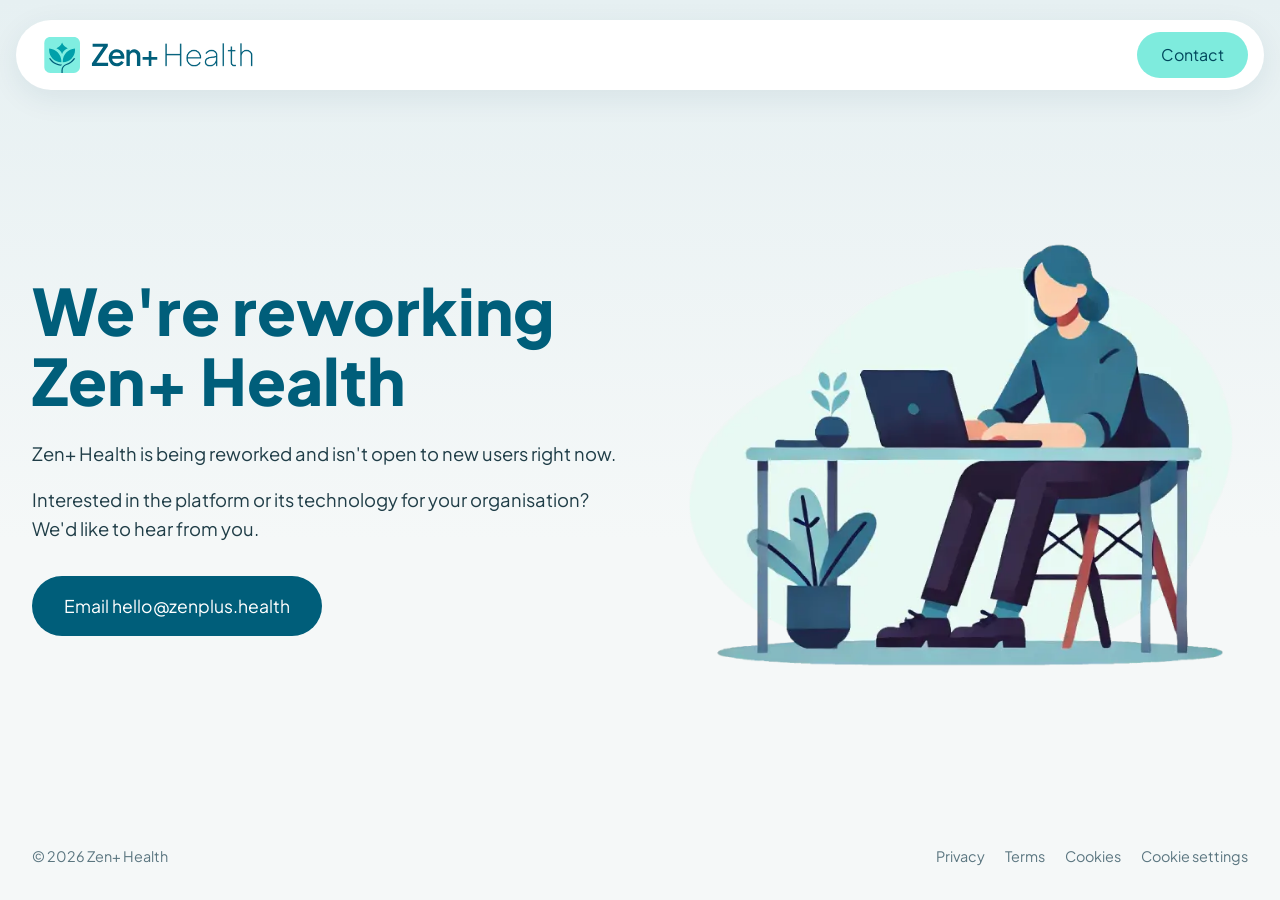
<file: index.html>
<!doctype html>
<html lang="en-GB">
<head>
  <meta charset="utf-8">
  <meta name="viewport" content="width=device-width, initial-scale=1">
  <title>We're reworking Zen+ Health</title>
  <meta name="description" content="Zen+ Health is being reworked and isn't open to new users right now.">
  <link rel="canonical" href="https://zenplus.health/">
  <meta property="og:title" content="We're reworking Zen+ Health">
  <meta property="og:description" content="Zen+ Health is being reworked and isn't open to new users right now.">
  <meta property="og:url" content="https://zenplus.health/">
  <meta property="og:type" content="website">
  <link rel="icon" href="/favicon.ico">
  <link rel="icon" type="image/png" sizes="32x32" href="/assets/favicon-32x32.png">
  <link rel="apple-touch-icon" sizes="180x180" href="/assets/apple-touch-icon.png">
  <link rel="preconnect" href="https://fonts.googleapis.com">
  <link rel="preconnect" href="https://fonts.gstatic.com" crossorigin>
  <link href="https://fonts.googleapis.com/css2?family=Plus+Jakarta+Sans:wght@400;600;800&display=swap" rel="stylesheet">
  <link rel="stylesheet" href="/assets/site.css">
  <link rel="stylesheet" href="/assets/vendor/cookieconsent/cookieconsent.css">
  <script type="application/ld+json">
  {
    "@context": "https://schema.org",
    "@type": "Organization",
    "name": "Zen+ Health",
    "legalName": "Zenplus Health Limited",
    "url": "https://zenplus.health/",
    "logo": "https://zenplus.health/assets/logo.svg",
    "email": "hello@zenplus.health"
  }
  </script>
</head>
<body>
  <header class="nav">
    <a href="/"><img src="/assets/logo.svg" alt="Zen+ Health" width="218" height="36"></a>
    <a class="btn btn-contact" href="mailto:hello@zenplus.health">Contact</a>
  </header>

  <main class="hero">
    <div>
      <h1>We're reworking Zen+ Health</h1>
      <p>Zen+ Health is being reworked and isn't open to new users right now.</p>
      <p>Interested in the platform or its technology for your organisation? We'd like to hear from you.</p>
      <a class="btn btn-primary" href="mailto:hello@zenplus.health">Email hello@zenplus.health</a>
    </div>
    <div>
      <img src="/assets/hero.webp" alt="" width="700" height="532">
    </div>
  </main>

  <footer class="footer">
    <span>&copy; 2026 Zen+ Health</span>
    <nav>
      <a href="/privacy/">Privacy</a>
      <a href="/terms/">Terms</a>
      <a href="/cookies/">Cookies</a>
      <button type="button" data-cc="show-preferencesModal">Cookie settings</button>
    </nav>
  </footer>

  <script defer src="/assets/vendor/cookieconsent/cookieconsent.umd.js"></script>
  <script defer src="/assets/consent.js"></script>
</body>
</html>
</file>
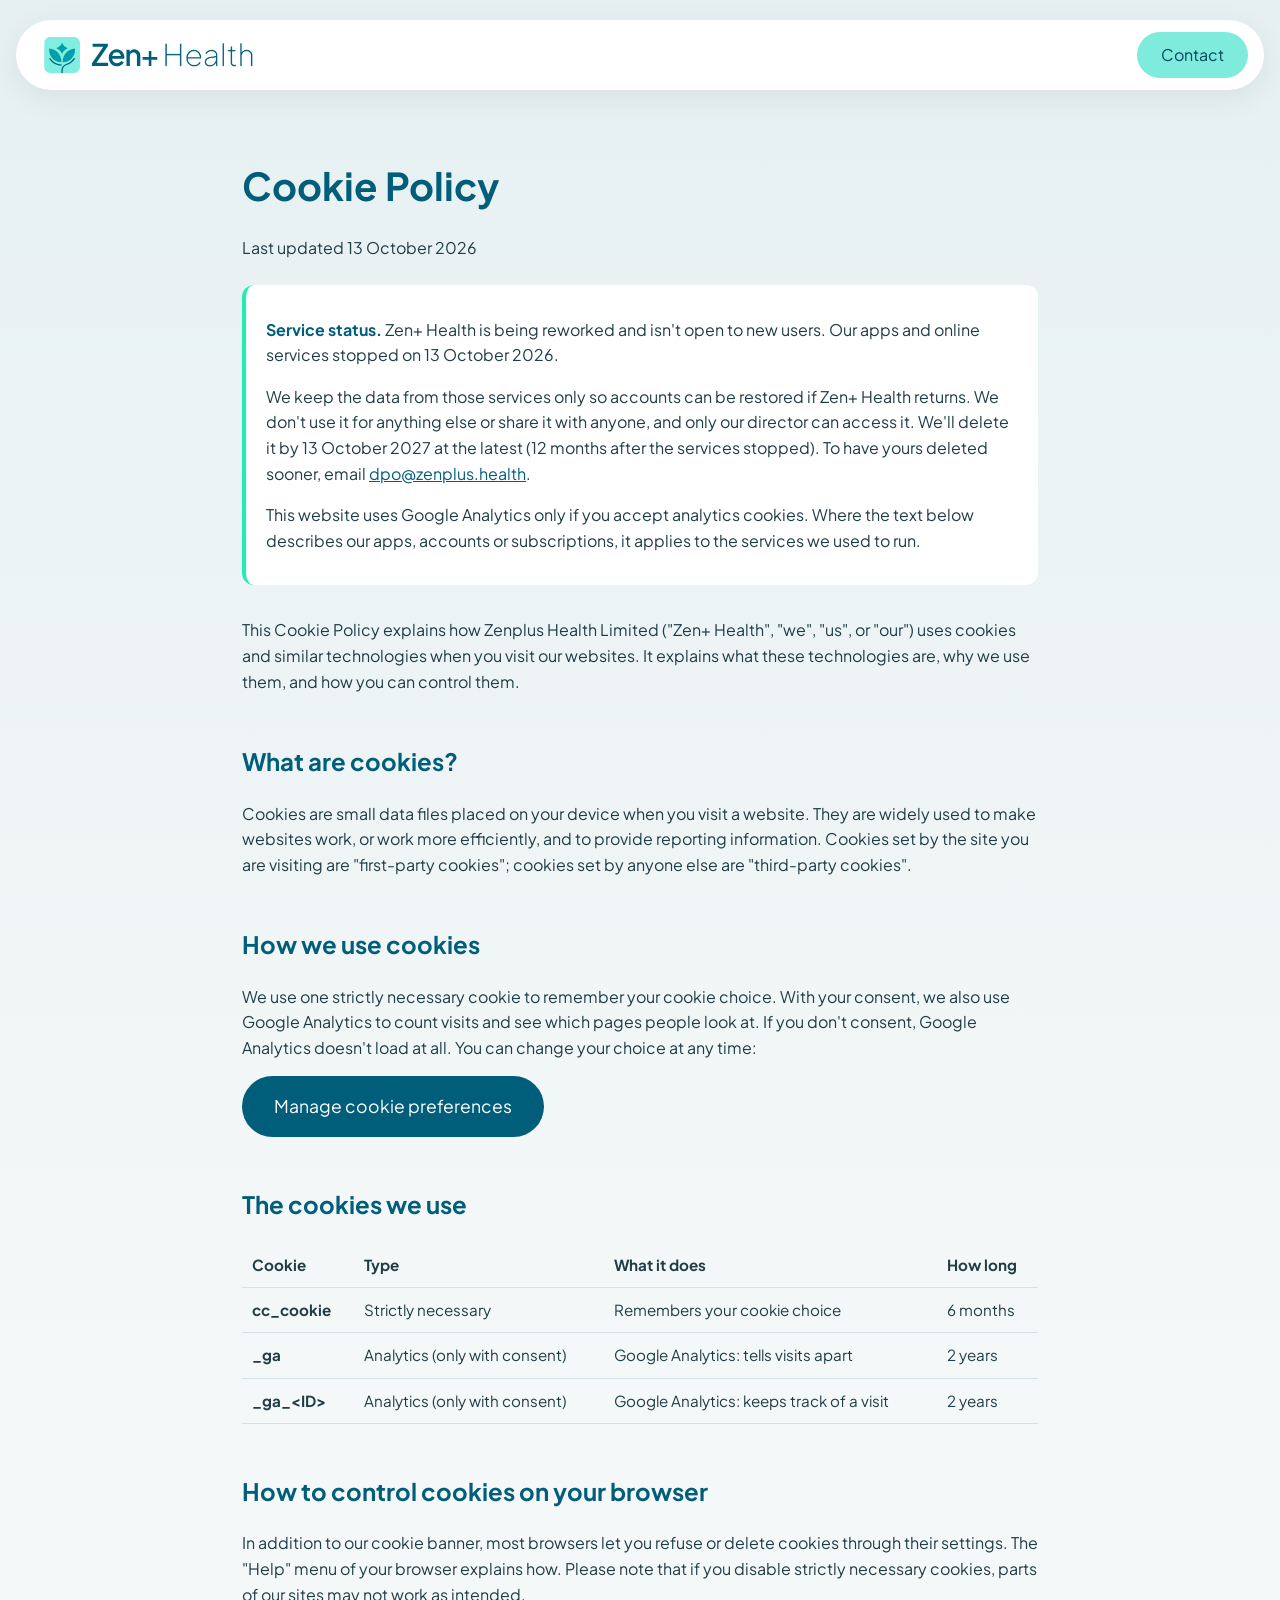
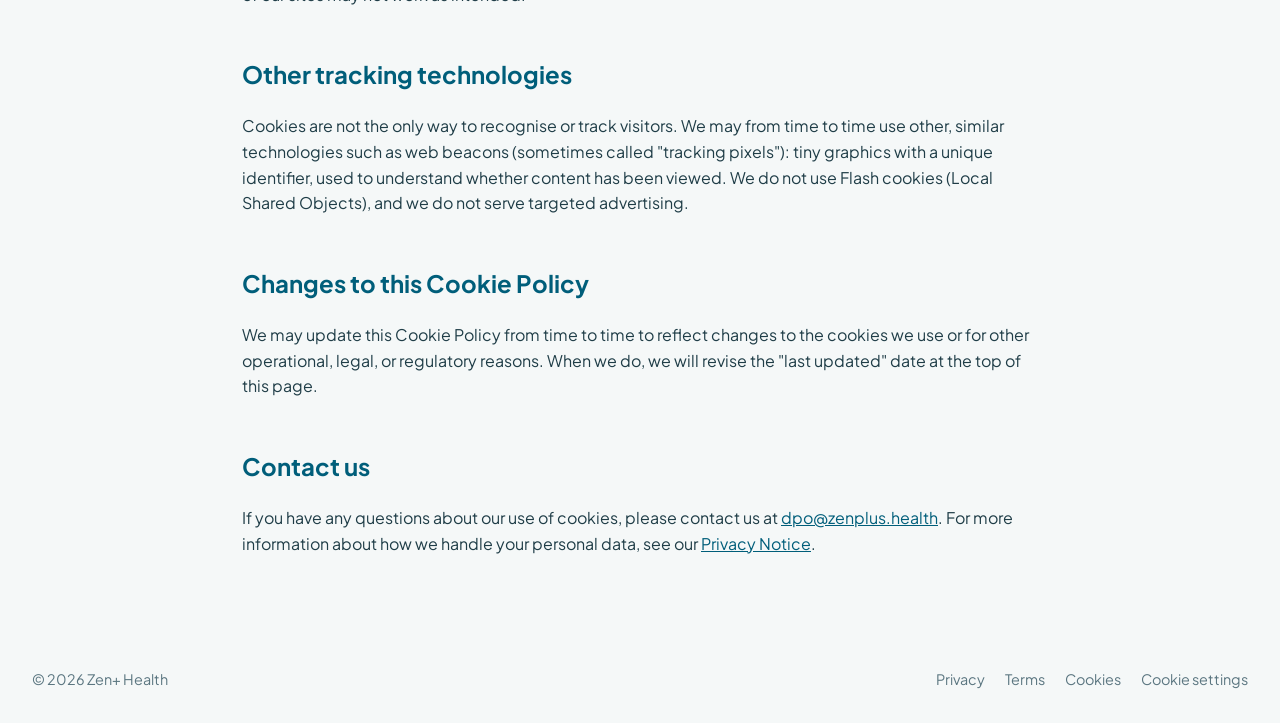
<file: cookies/index.html>
<!doctype html>
<html lang="en-GB">
<head>
  <meta charset="utf-8">
  <meta name="viewport" content="width=device-width, initial-scale=1">
  <title>Cookie Policy | Zen+ Health</title>
  <link rel="canonical" href="https://zenplus.health/cookies/">
  <link rel="icon" href="/favicon.ico">
  <link rel="preconnect" href="https://fonts.googleapis.com">
  <link rel="preconnect" href="https://fonts.gstatic.com" crossorigin>
  <link href="https://fonts.googleapis.com/css2?family=Plus+Jakarta+Sans:wght@400;600;800&display=swap" rel="stylesheet">
  <link rel="stylesheet" href="/assets/site.css">
  <link rel="stylesheet" href="/assets/vendor/cookieconsent/cookieconsent.css">
</head>
<body>
  <header class="nav">
    <a href="/"><img src="/assets/logo.svg" alt="Zen+ Health" width="218" height="36"></a>
    <a class="btn btn-contact" href="mailto:hello@zenplus.health">Contact</a>
  </header>

  <main class="legal">
      <h1>Cookie Policy</h1>
      <p class="legal-updated">Last updated 13 October 2026</p>
      <div class="status">
        <p><strong>Service status.</strong> Zen+ Health is being reworked and isn't open to new users. Our apps and online services stopped on 13 October 2026.</p>
        <p>We keep the data from those services only so accounts can be restored if Zen+ Health returns. We don't use it for anything else or share it with anyone, and only our director can access it. We'll delete it by 13 October 2027 at the latest (12 months after the services stopped). To have yours deleted sooner, email <a href="mailto:dpo@zenplus.health">dpo@zenplus.health</a>.</p>
        <p>This website uses Google Analytics only if you accept analytics cookies. Where the text below describes our apps, accounts or subscriptions, it applies to the services we used to run.</p>
      </div>
      <p>
        This Cookie Policy explains how Zenplus Health Limited ("Zen+ Health", "we", "us", or "our") uses cookies and similar technologies when you visit our websites. It explains what these technologies are, why we use them, and how you can control them.
      </p>

      <h2>What are cookies?</h2>
      <p>
        Cookies are small data files placed on your device when you visit a website. They are widely used to make websites work, or work more efficiently, and to provide reporting information. Cookies set by the site you are visiting are "first-party cookies"; cookies set by anyone else are "third-party cookies".
      </p>

      <h2>How we use cookies</h2>
      <p>
        We use one strictly necessary cookie to remember your cookie choice. With your consent, we also use Google Analytics to count visits and see which pages people look at. If you don't consent, Google Analytics doesn't load at all. You can change your choice at any time:
      </p>
      <p>
        <button type="button" class="btn btn-primary" data-cc="show-preferencesModal">Manage cookie preferences</button>
      </p>

      <h2>The cookies we use</h2>
      <table>
        <thead><tr><th>Cookie</th><th>Type</th><th>What it does</th><th>How long</th></tr></thead>
        <tbody>
          <tr><td><strong>cc_cookie</strong></td><td>Strictly necessary</td><td>Remembers your cookie choice</td><td>6 months</td></tr>
          <tr><td><strong>_ga</strong></td><td>Analytics (only with consent)</td><td>Google Analytics: tells visits apart</td><td>2 years</td></tr>
          <tr><td><strong>_ga_&lt;ID&gt;</strong></td><td>Analytics (only with consent)</td><td>Google Analytics: keeps track of a visit</td><td>2 years</td></tr>
        </tbody>
      </table>

      <h2>How to control cookies on your browser</h2>
      <p>
        In addition to our cookie banner, most browsers let you refuse or delete cookies through their settings. The "Help" menu of your browser explains how. Please note that if you disable strictly necessary cookies, parts of our sites may not work as intended.
      </p>

      <h2>Other tracking technologies</h2>
      <p>
        Cookies are not the only way to recognise or track visitors. We may from time to time use other, similar technologies such as web beacons (sometimes called "tracking pixels"): tiny graphics with a unique identifier, used to understand whether content has been viewed. We do not use Flash cookies (Local Shared Objects), and we do not serve targeted advertising.
      </p>

      <h2>Changes to this Cookie Policy</h2>
      <p>
        We may update this Cookie Policy from time to time to reflect changes to the cookies we use or for other operational, legal, or regulatory reasons. When we do, we will revise the "last updated" date at the top of this page.
      </p>

      <h2>Contact us</h2>
      <p>
        If you have any questions about our use of cookies, please contact us at <a href="mailto:dpo@zenplus.health">dpo@zenplus.health</a>. For more information about how we handle your personal data, see our <a href="/privacy">Privacy Notice</a>.
      </p>
  </main>

  <footer class="footer">
    <span>&copy; 2026 Zen+ Health</span>
    <nav>
      <a href="/privacy/">Privacy</a>
      <a href="/terms/">Terms</a>
      <a href="/cookies/">Cookies</a>
      <button type="button" data-cc="show-preferencesModal">Cookie settings</button>
    </nav>
  </footer>

  <script defer src="/assets/vendor/cookieconsent/cookieconsent.umd.js"></script>
  <script defer src="/assets/consent.js"></script>
</body>
</html>
</file>
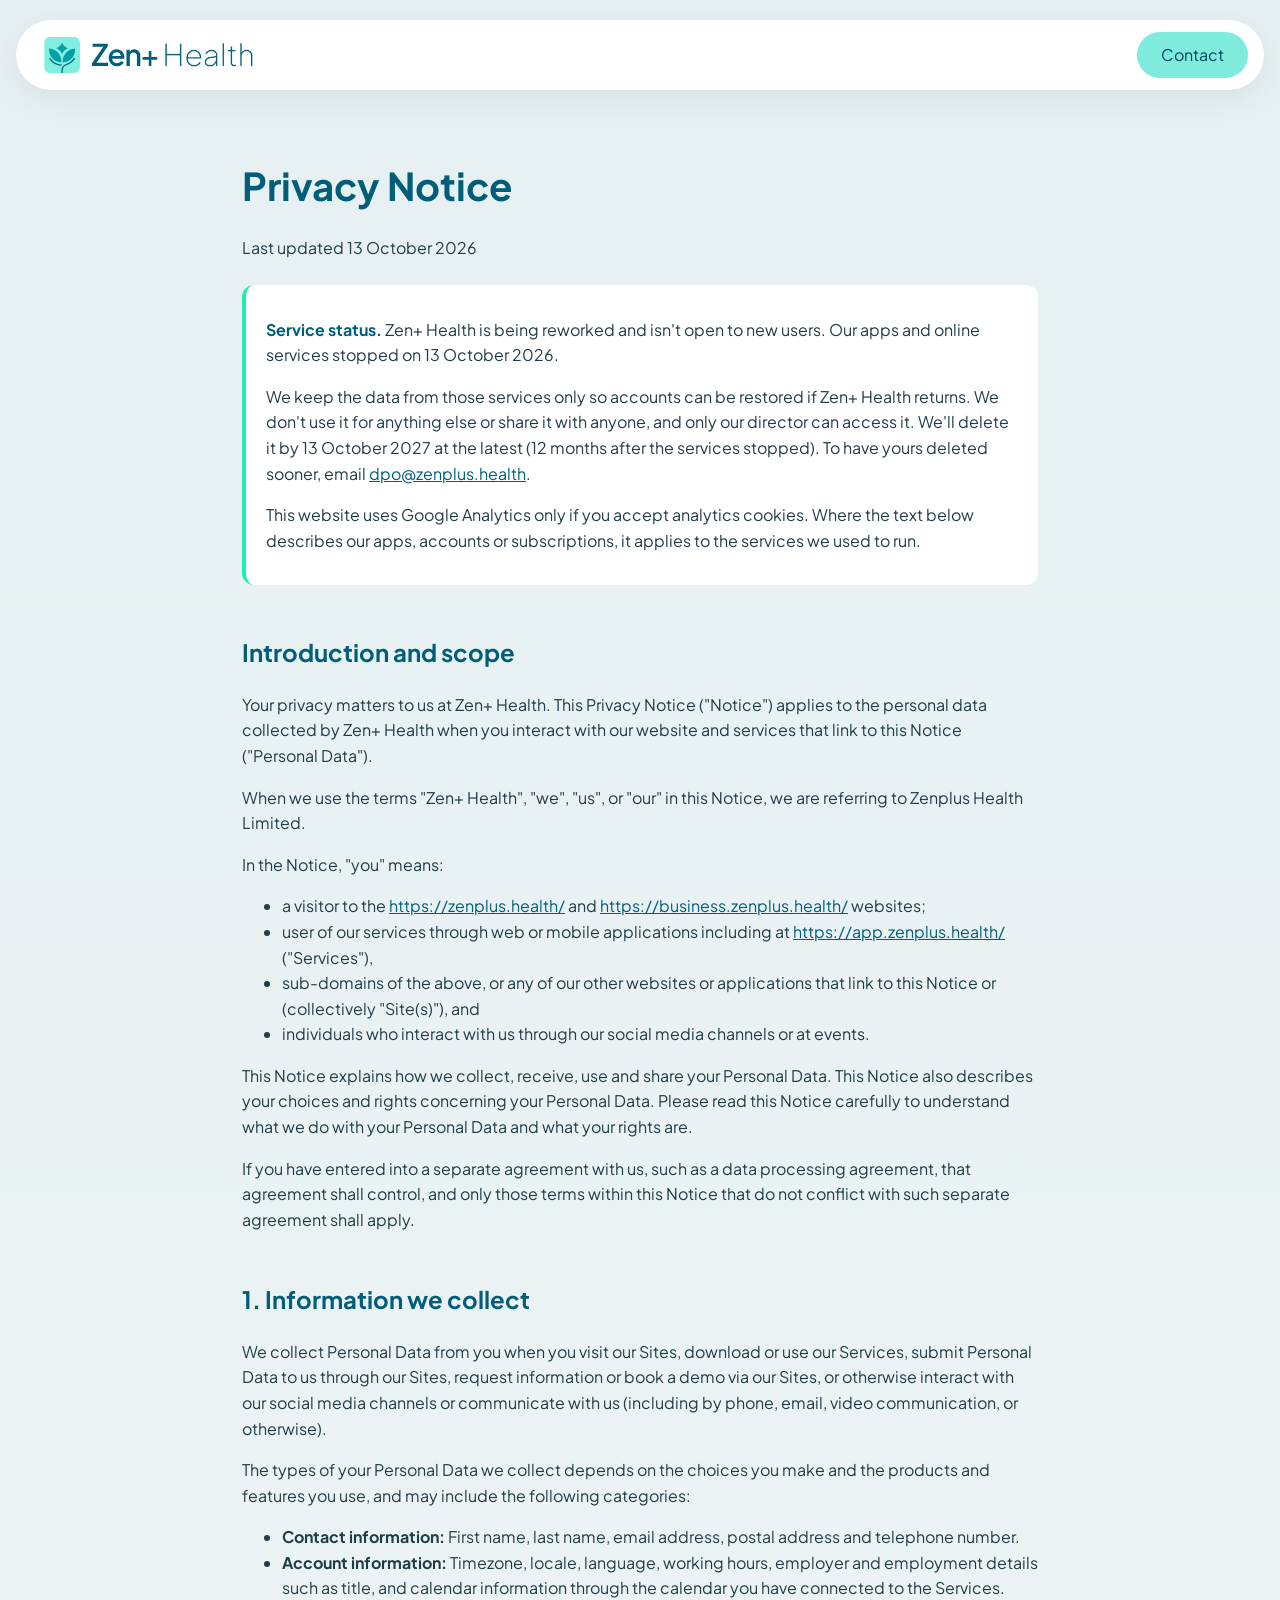
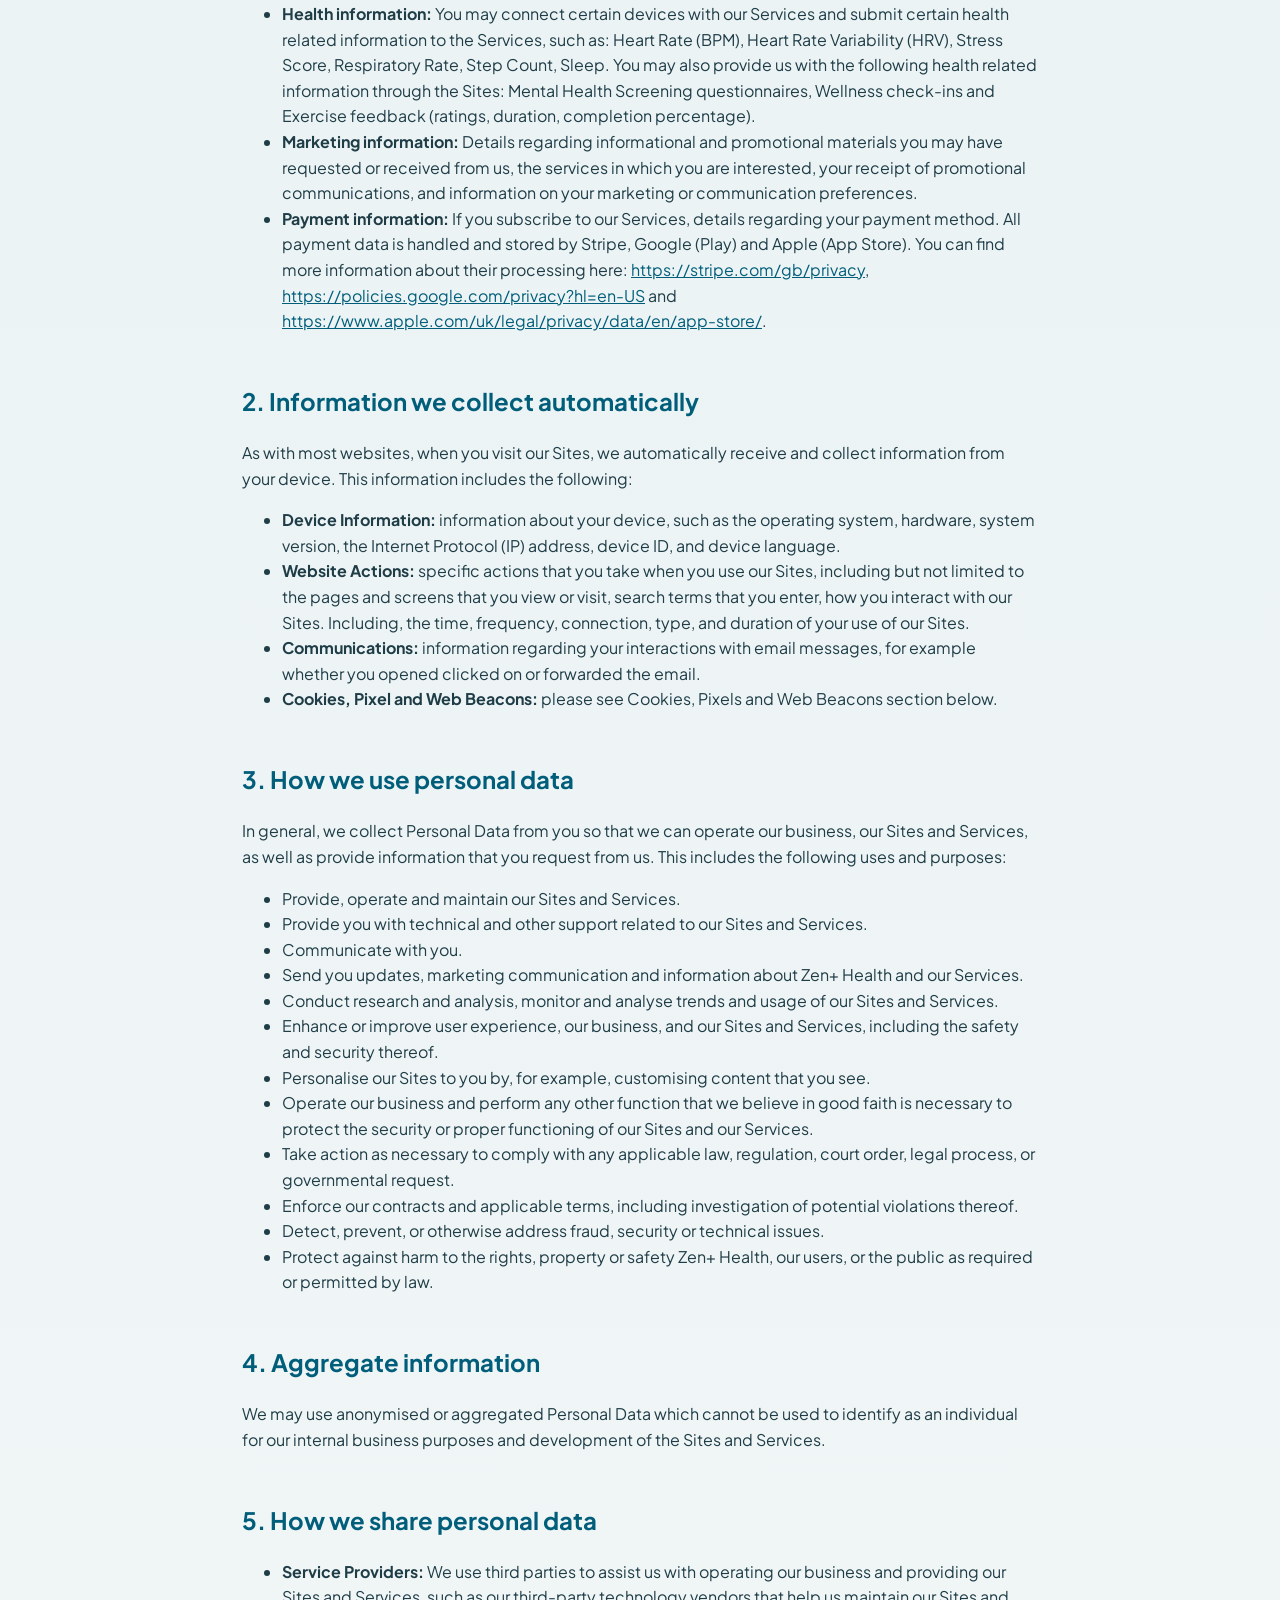
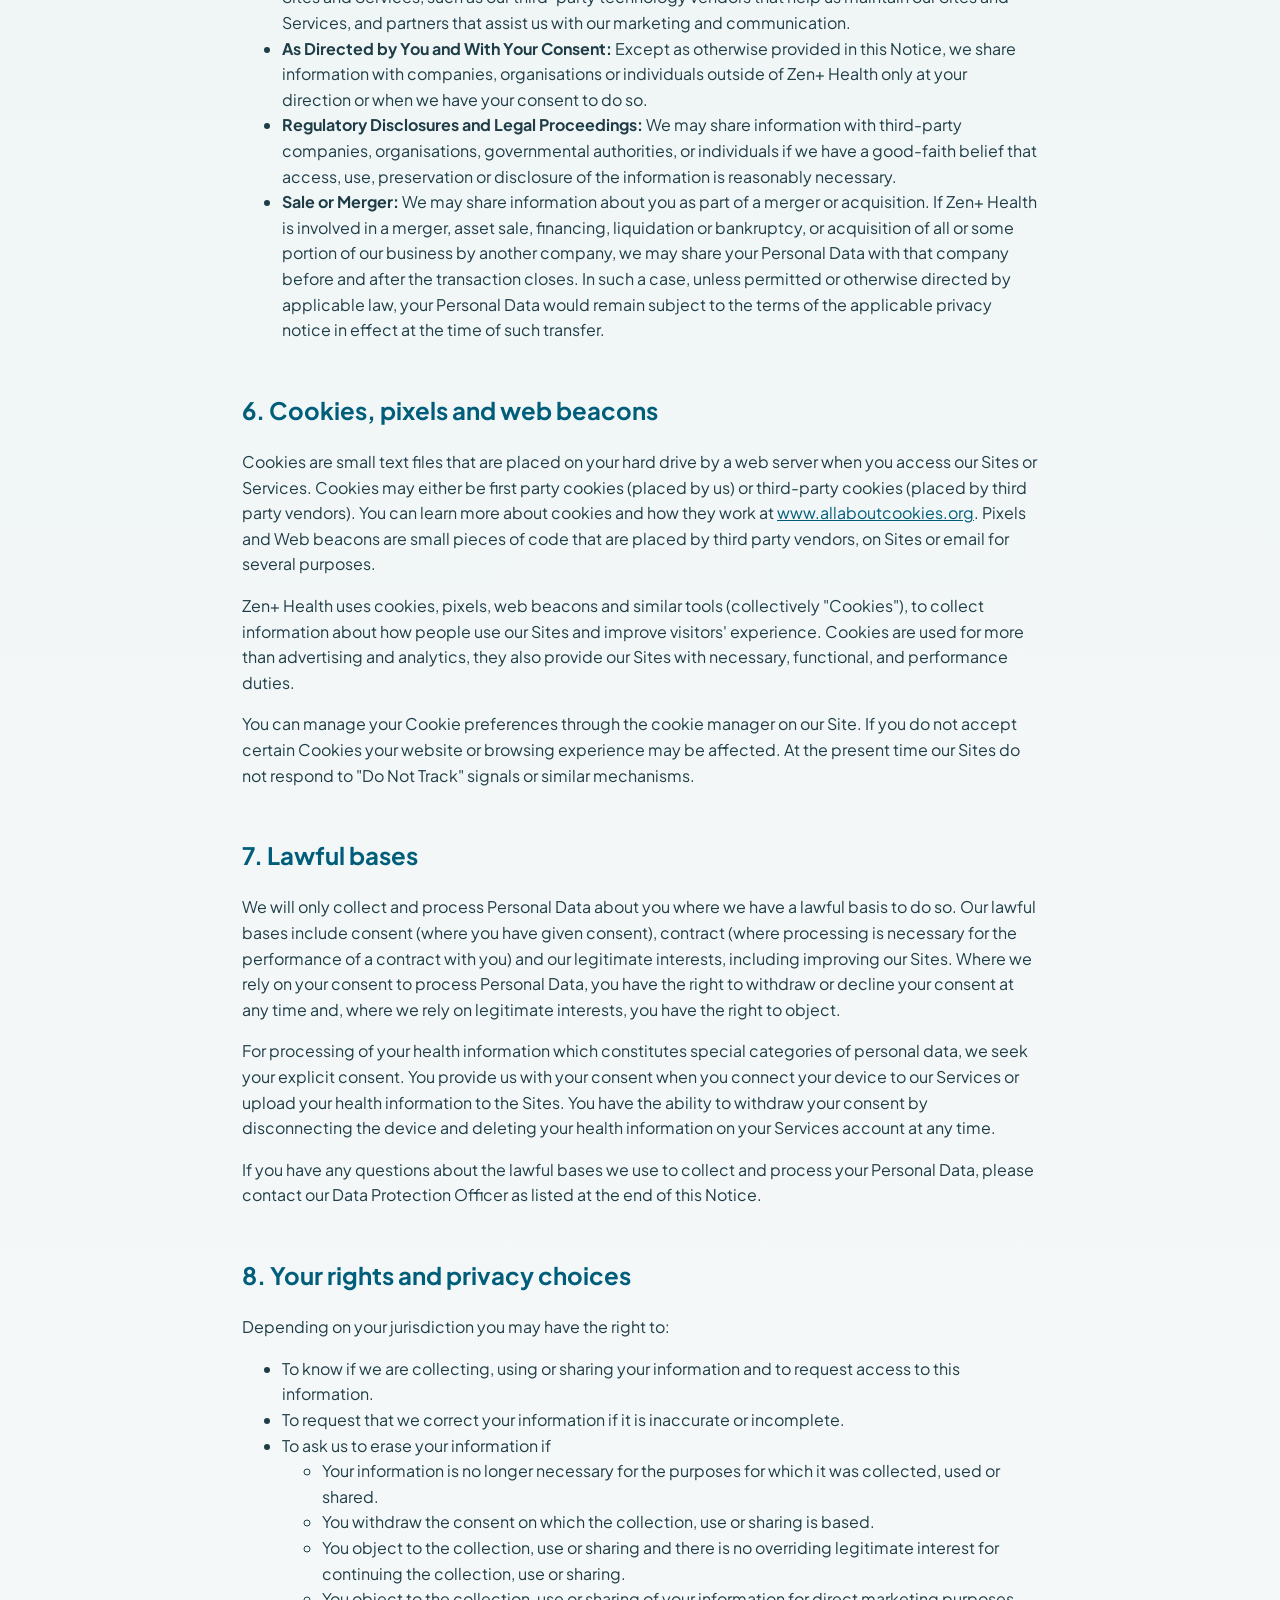
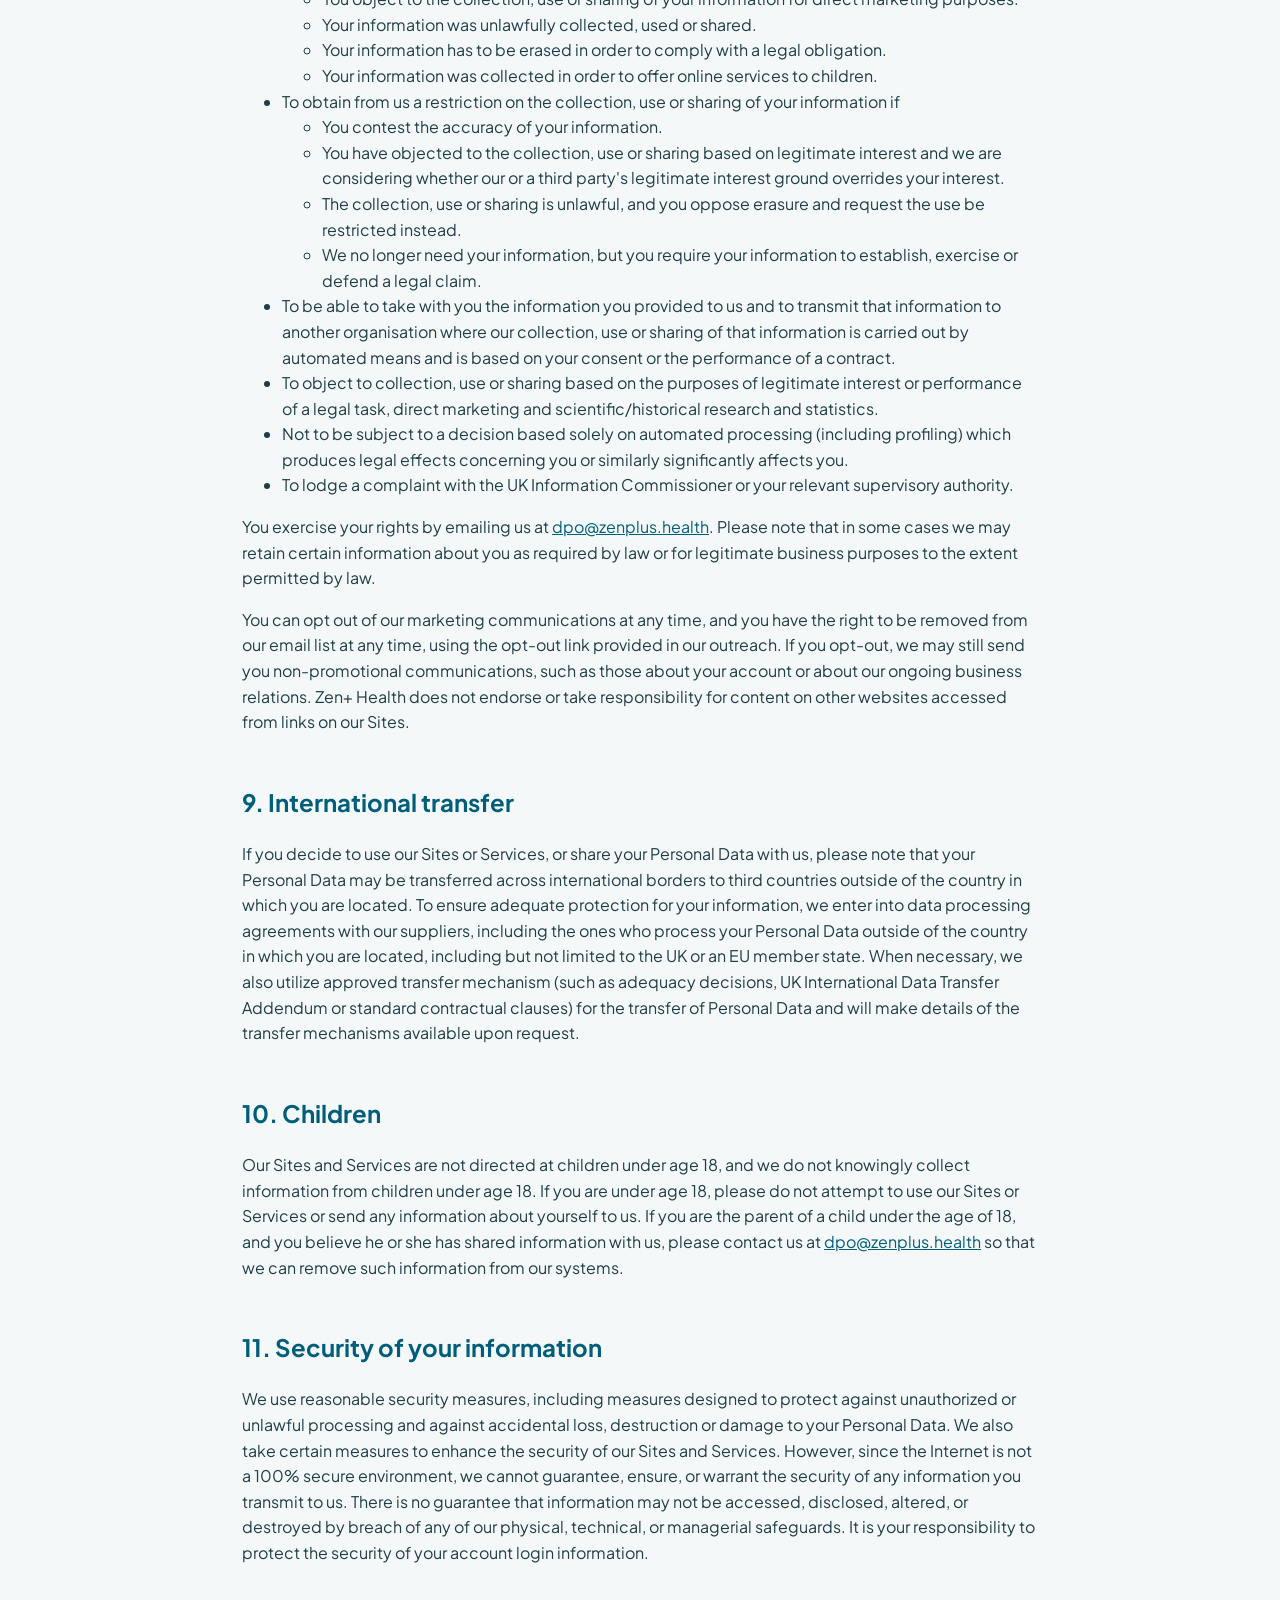
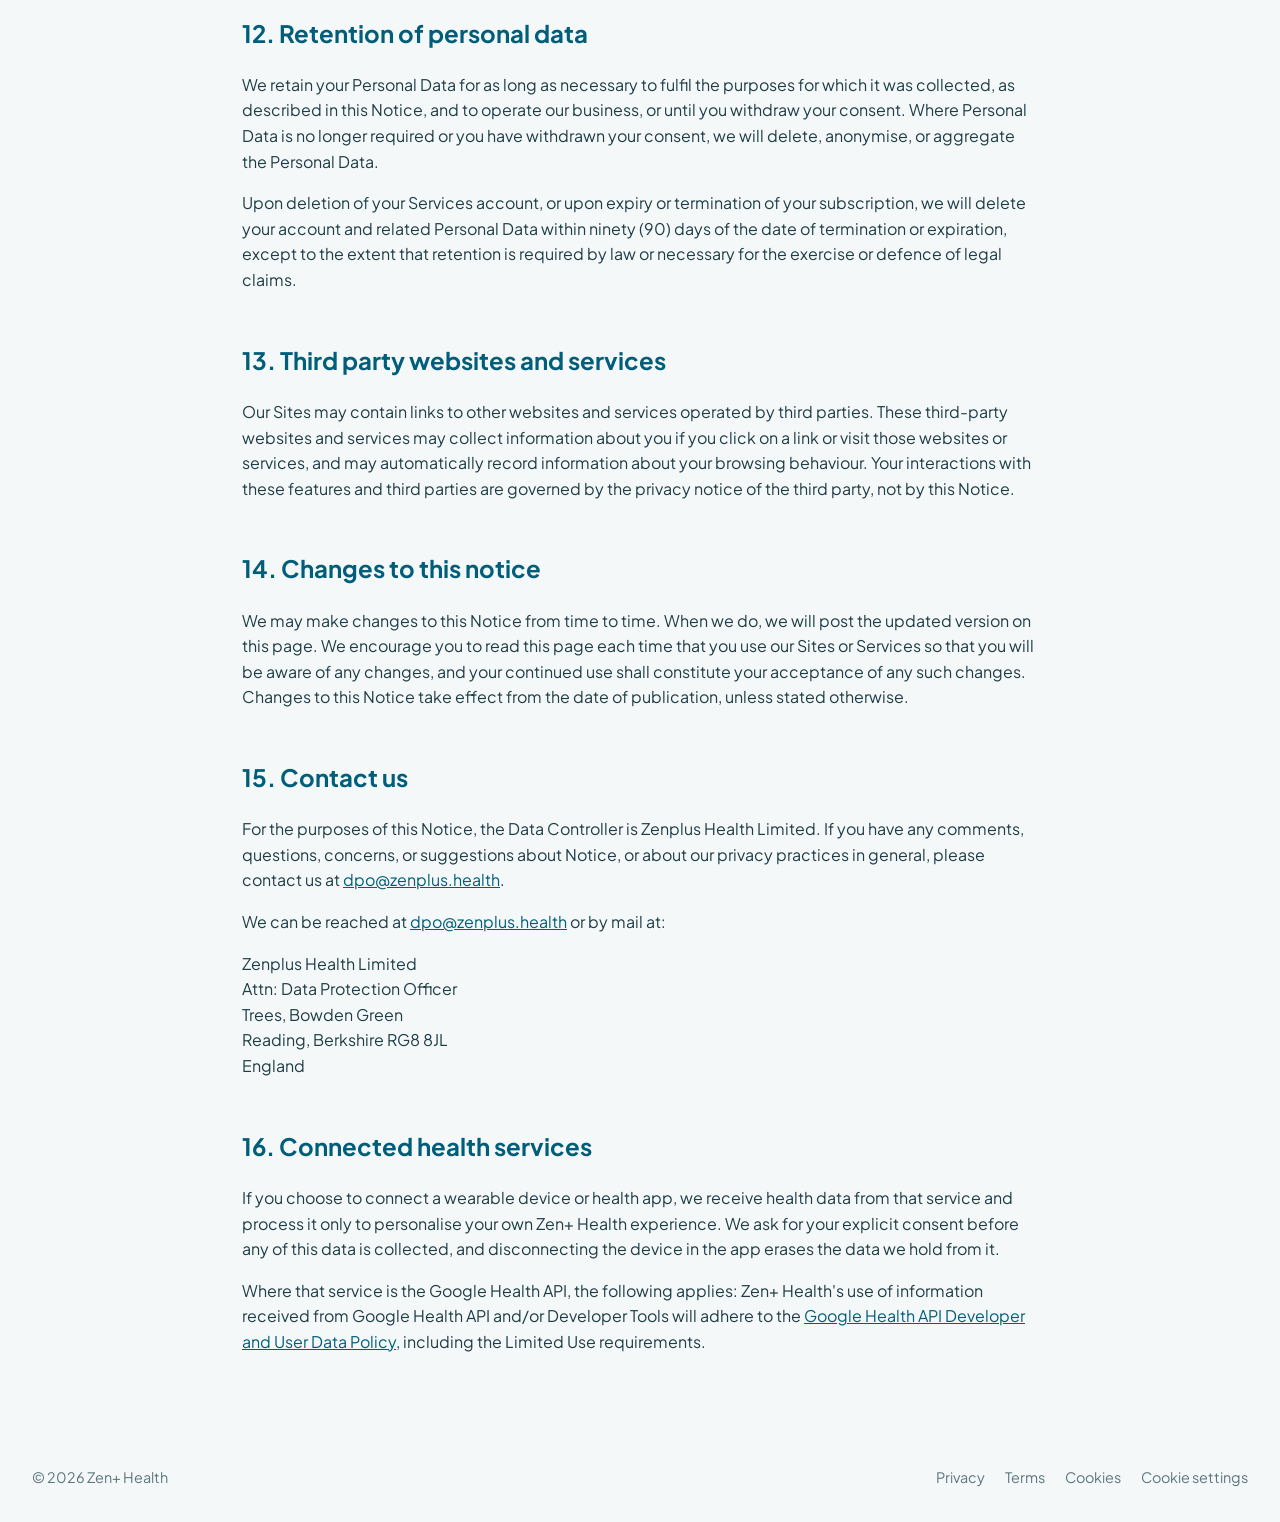
<file: privacy/index.html>
<!doctype html>
<html lang="en-GB">
<head>
  <meta charset="utf-8">
  <meta name="viewport" content="width=device-width, initial-scale=1">
  <title>Privacy Notice | Zen+ Health</title>
  <link rel="canonical" href="https://zenplus.health/privacy/">
  <link rel="icon" href="/favicon.ico">
  <link rel="preconnect" href="https://fonts.googleapis.com">
  <link rel="preconnect" href="https://fonts.gstatic.com" crossorigin>
  <link href="https://fonts.googleapis.com/css2?family=Plus+Jakarta+Sans:wght@400;600;800&display=swap" rel="stylesheet">
  <link rel="stylesheet" href="/assets/site.css">
  <link rel="stylesheet" href="/assets/vendor/cookieconsent/cookieconsent.css">
</head>
<body>
  <header class="nav">
    <a href="/"><img src="/assets/logo.svg" alt="Zen+ Health" width="218" height="36"></a>
    <a class="btn btn-contact" href="mailto:hello@zenplus.health">Contact</a>
  </header>

  <main class="legal">
      <h1>Privacy Notice</h1>
      <p class="legal-updated">Last updated 13 October 2026</p>
      <div class="status">
        <p><strong>Service status.</strong> Zen+ Health is being reworked and isn't open to new users. Our apps and online services stopped on 13 October 2026.</p>
        <p>We keep the data from those services only so accounts can be restored if Zen+ Health returns. We don't use it for anything else or share it with anyone, and only our director can access it. We'll delete it by 13 October 2027 at the latest (12 months after the services stopped). To have yours deleted sooner, email <a href="mailto:dpo@zenplus.health">dpo@zenplus.health</a>.</p>
        <p>This website uses Google Analytics only if you accept analytics cookies. Where the text below describes our apps, accounts or subscriptions, it applies to the services we used to run.</p>
      </div>


      <h2>Introduction and scope</h2>
      <p>
        Your privacy matters to us at Zen+ Health. This Privacy Notice ("Notice") applies to the personal data collected by Zen+ Health when you interact with our website and services that link to this Notice ("Personal Data").
      </p>
      <p>
        When we use the terms "Zen+ Health", "we", "us", or "our" in this Notice, we are referring to Zenplus Health Limited.
      </p>
      <p>In the Notice, "you" means:</p>
      <ul>
        <li>a visitor to the <a href="https://zenplus.health/">https://zenplus.health/</a> and <a href="https://business.zenplus.health/">https://business.zenplus.health/</a> websites;</li>
        <li>user of our services through web or mobile applications including at <a href="https://app.zenplus.health/">https://app.zenplus.health/</a> ("Services"),</li>
        <li>sub-domains of the above, or any of our other websites or applications that link to this Notice or (collectively "Site(s)"), and</li>
        <li>individuals who interact with us through our social media channels or at events.</li>
      </ul>
      <p>
        This Notice explains how we collect, receive, use and share your Personal Data. This Notice also describes your choices and rights concerning your Personal Data. Please read this Notice carefully to understand what we do with your Personal Data and what your rights are.
      </p>
      <p>
        If you have entered into a separate agreement with us, such as a data processing agreement, that agreement shall control, and only those terms within this Notice that do not conflict with such separate agreement shall apply.
      </p>

      <h2>1. Information we collect</h2>
      <p>
        We collect Personal Data from you when you visit our Sites, download or use our Services, submit Personal Data to us through our Sites, request information or book a demo via our Sites, or otherwise interact with our social media channels or communicate with us (including by phone, email, video communication, or otherwise).
      </p>
      <p>
        The types of your Personal Data we collect depends on the choices you make and the products and features you use, and may include the following categories:
      </p>
      <ul>
        <li><strong>Contact information:</strong> First name, last name, email address, postal address and telephone number.</li>
        <li><strong>Account information:</strong> Timezone, locale, language, working hours, employer and employment details such as title, and calendar information through the calendar you have connected to the Services.</li>
        <li><strong>Health information:</strong> You may connect certain devices with our Services and submit certain health related information to the Services, such as: Heart Rate (BPM), Heart Rate Variability (HRV), Stress Score, Respiratory Rate, Step Count, Sleep. You may also provide us with the following health related information through the Sites: Mental Health Screening questionnaires, Wellness check-ins and Exercise feedback (ratings, duration, completion percentage).</li>
        <li><strong>Marketing information:</strong> Details regarding informational and promotional materials you may have requested or received from us, the services in which you are interested, your receipt of promotional communications, and information on your marketing or communication preferences.</li>
        <li><strong>Payment information:</strong> If you subscribe to our Services, details regarding your payment method. All payment data is handled and stored by Stripe, Google (Play) and Apple (App Store). You can find more information about their processing here: <a href="https://stripe.com/gb/privacy" target="_blank" rel="noopener">https://stripe.com/gb/privacy</a>, <a href="https://policies.google.com/privacy?hl=en-US" target="_blank" rel="noopener">https://policies.google.com/privacy?hl=en-US</a> and <a href="https://www.apple.com/uk/legal/privacy/data/en/app-store/" target="_blank" rel="noopener">https://www.apple.com/uk/legal/privacy/data/en/app-store/</a>.</li>
      </ul>

      <h2>2. Information we collect automatically</h2>
      <p>
        As with most websites, when you visit our Sites, we automatically receive and collect information from your device. This information includes the following:
      </p>
      <ul>
        <li><strong>Device Information:</strong> information about your device, such as the operating system, hardware, system version, the Internet Protocol (IP) address, device ID, and device language.</li>
        <li><strong>Website Actions:</strong> specific actions that you take when you use our Sites, including but not limited to the pages and screens that you view or visit, search terms that you enter, how you interact with our Sites. Including, the time, frequency, connection, type, and duration of your use of our Sites.</li>
        <li><strong>Communications:</strong> information regarding your interactions with email messages, for example whether you opened clicked on or forwarded the email.</li>
        <li><strong>Cookies, Pixel and Web Beacons:</strong> please see Cookies, Pixels and Web Beacons section below.</li>
      </ul>

      <h2>3. How we use personal data</h2>
      <p>
        In general, we collect Personal Data from you so that we can operate our business, our Sites and Services, as well as provide information that you request from us. This includes the following uses and purposes:
      </p>
      <ul>
        <li>Provide, operate and maintain our Sites and Services.</li>
        <li>Provide you with technical and other support related to our Sites and Services.</li>
        <li>Communicate with you.</li>
        <li>Send you updates, marketing communication and information about Zen+ Health and our Services.</li>
        <li>Conduct research and analysis, monitor and analyse trends and usage of our Sites and Services.</li>
        <li>Enhance or improve user experience, our business, and our Sites and Services, including the safety and security thereof.</li>
        <li>Personalise our Sites to you by, for example, customising content that you see.</li>
        <li>Operate our business and perform any other function that we believe in good faith is necessary to protect the security or proper functioning of our Sites and our Services.</li>
        <li>Take action as necessary to comply with any applicable law, regulation, court order, legal process, or governmental request.</li>
        <li>Enforce our contracts and applicable terms, including investigation of potential violations thereof.</li>
        <li>Detect, prevent, or otherwise address fraud, security or technical issues.</li>
        <li>Protect against harm to the rights, property or safety Zen+ Health, our users, or the public as required or permitted by law.</li>
      </ul>

      <h2>4. Aggregate information</h2>
      <p>
        We may use anonymised or aggregated Personal Data which cannot be used to identify as an individual for our internal business purposes and development of the Sites and Services.
      </p>

      <h2>5. How we share personal data</h2>
      <ul>
        <li><strong>Service Providers:</strong> We use third parties to assist us with operating our business and providing our Sites and Services, such as our third-party technology vendors that help us maintain our Sites and Services, and partners that assist us with our marketing and communication.</li>
        <li><strong>As Directed by You and With Your Consent:</strong> Except as otherwise provided in this Notice, we share information with companies, organisations or individuals outside of Zen+ Health only at your direction or when we have your consent to do so.</li>
        <li><strong>Regulatory Disclosures and Legal Proceedings:</strong> We may share information with third-party companies, organisations, governmental authorities, or individuals if we have a good-faith belief that access, use, preservation or disclosure of the information is reasonably necessary.</li>
        <li><strong>Sale or Merger:</strong> We may share information about you as part of a merger or acquisition. If Zen+ Health is involved in a merger, asset sale, financing, liquidation or bankruptcy, or acquisition of all or some portion of our business by another company, we may share your Personal Data with that company before and after the transaction closes. In such a case, unless permitted or otherwise directed by applicable law, your Personal Data would remain subject to the terms of the applicable privacy notice in effect at the time of such transfer.</li>
      </ul>

      <h2>6. Cookies, pixels and web beacons</h2>
      <p>
        Cookies are small text files that are placed on your hard drive by a web server when you access our Sites or Services. Cookies may either be first party cookies (placed by us) or third-party cookies (placed by third party vendors). You can learn more about cookies and how they work at <a href="https://www.allaboutcookies.org" target="_blank" rel="noopener">www.allaboutcookies.org</a>. Pixels and Web beacons are small pieces of code that are placed by third party vendors, on Sites or email for several purposes.
      </p>
      <p>
        Zen+ Health uses cookies, pixels, web beacons and similar tools (collectively "Cookies"), to collect information about how people use our Sites and improve visitors' experience. Cookies are used for more than advertising and analytics, they also provide our Sites with necessary, functional, and performance duties.
      </p>
      <p>
        You can manage your Cookie preferences through the cookie manager on our Site. If you do not accept certain Cookies your website or browsing experience may be affected. At the present time our Sites do not respond to "Do Not Track" signals or similar mechanisms.
      </p>

      <h2>7. Lawful bases</h2>
      <p>
        We will only collect and process Personal Data about you where we have a lawful basis to do so. Our lawful bases include consent (where you have given consent), contract (where processing is necessary for the performance of a contract with you) and our legitimate interests, including improving our Sites. Where we rely on your consent to process Personal Data, you have the right to withdraw or decline your consent at any time and, where we rely on legitimate interests, you have the right to object.
      </p>
      <p>
        For processing of your health information which constitutes special categories of personal data, we seek your explicit consent. You provide us with your consent when you connect your device to our Services or upload your health information to the Sites. You have the ability to withdraw your consent by disconnecting the device and deleting your health information on your Services account at any time.
      </p>
      <p>
        If you have any questions about the lawful bases we use to collect and process your Personal Data, please contact our Data Protection Officer as listed at the end of this Notice.
      </p>

      <h2>8. Your rights and privacy choices</h2>
      <p>Depending on your jurisdiction you may have the right to:</p>
      <ul>
        <li>To know if we are collecting, using or sharing your information and to request access to this information.</li>
        <li>To request that we correct your information if it is inaccurate or incomplete.</li>
        <li>To ask us to erase your information if
          <ul>
            <li>Your information is no longer necessary for the purposes for which it was collected, used or shared.</li>
            <li>You withdraw the consent on which the collection, use or sharing is based.</li>
            <li>You object to the collection, use or sharing and there is no overriding legitimate interest for continuing the collection, use or sharing.</li>
            <li>You object to the collection, use or sharing of your information for direct marketing purposes.</li>
            <li>Your information was unlawfully collected, used or shared.</li>
            <li>Your information has to be erased in order to comply with a legal obligation.</li>
            <li>Your information was collected in order to offer online services to children.</li>
          </ul>
        </li>
        <li>To obtain from us a restriction on the collection, use or sharing of your information if
          <ul>
            <li>You contest the accuracy of your information.</li>
            <li>You have objected to the collection, use or sharing based on legitimate interest and we are considering whether our or a third party's legitimate interest ground overrides your interest.</li>
            <li>The collection, use or sharing is unlawful, and you oppose erasure and request the use be restricted instead.</li>
            <li>We no longer need your information, but you require your information to establish, exercise or defend a legal claim.</li>
          </ul>
        </li>
        <li>To be able to take with you the information you provided to us and to transmit that information to another organisation where our collection, use or sharing of that information is carried out by automated means and is based on your consent or the performance of a contract.</li>
        <li>To object to collection, use or sharing based on the purposes of legitimate interest or performance of a legal task, direct marketing and scientific/historical research and statistics.</li>
        <li>Not to be subject to a decision based solely on automated processing (including profiling) which produces legal effects concerning you or similarly significantly affects you.</li>
        <li>To lodge a complaint with the UK Information Commissioner or your relevant supervisory authority.</li>
      </ul>
      <p>
        You exercise your rights by emailing us at <a href="mailto:dpo@zenplus.health">dpo@zenplus.health</a>. Please note that in some cases we may retain certain information about you as required by law or for legitimate business purposes to the extent permitted by law.
      </p>
      <p>
        You can opt out of our marketing communications at any time, and you have the right to be removed from our email list at any time, using the opt-out link provided in our outreach. If you opt-out, we may still send you non-promotional communications, such as those about your account or about our ongoing business relations. Zen+ Health does not endorse or take responsibility for content on other websites accessed from links on our Sites.
      </p>

      <h2>9. International transfer</h2>
      <p>
        If you decide to use our Sites or Services, or share your Personal Data with us, please note that your Personal Data may be transferred across international borders to third countries outside of the country in which you are located. To ensure adequate protection for your information, we enter into data processing agreements with our suppliers, including the ones who process your Personal Data outside of the country in which you are located, including but not limited to the UK or an EU member state. When necessary, we also utilize approved transfer mechanism (such as adequacy decisions, UK International Data Transfer Addendum or standard contractual clauses) for the transfer of Personal Data and will make details of the transfer mechanisms available upon request.
      </p>

      <h2>10. Children</h2>
      <p>
        Our Sites and Services are not directed at children under age 18, and we do not knowingly collect information from children under age 18. If you are under age 18, please do not attempt to use our Sites or Services or send any information about yourself to us. If you are the parent of a child under the age of 18, and you believe he or she has shared information with us, please contact us at <a href="mailto:dpo@zenplus.health">dpo@zenplus.health</a> so that we can remove such information from our systems.
      </p>

      <h2>11. Security of your information</h2>
      <p>
        We use reasonable security measures, including measures designed to protect against unauthorized or unlawful processing and against accidental loss, destruction or damage to your Personal Data. We also take certain measures to enhance the security of our Sites and Services. However, since the Internet is not a 100% secure environment, we cannot guarantee, ensure, or warrant the security of any information you transmit to us. There is no guarantee that information may not be accessed, disclosed, altered, or destroyed by breach of any of our physical, technical, or managerial safeguards. It is your responsibility to protect the security of your account login information.
      </p>

      <h2>12. Retention of personal data</h2>
      <p>
        We retain your Personal Data for as long as necessary to fulfil the purposes for which it was collected, as described in this Notice, and to operate our business, or until you withdraw your consent. Where Personal Data is no longer required or you have withdrawn your consent, we will delete, anonymise, or aggregate the Personal Data.
      </p>
      <p>
        Upon deletion of your Services account, or upon expiry or termination of your subscription, we will delete your account and related Personal Data within ninety (90) days of the date of termination or expiration, except to the extent that retention is required by law or necessary for the exercise or defence of legal claims.
      </p>

      <h2>13. Third party websites and services</h2>
      <p>
        Our Sites may contain links to other websites and services operated by third parties. These third-party websites and services may collect information about you if you click on a link or visit those websites or services, and may automatically record information about your browsing behaviour. Your interactions with these features and third parties are governed by the privacy notice of the third party, not by this Notice.
      </p>

      <h2>14. Changes to this notice</h2>
      <p>
        We may make changes to this Notice from time to time. When we do, we will post the updated version on this page. We encourage you to read this page each time that you use our Sites or Services so that you will be aware of any changes, and your continued use shall constitute your acceptance of any such changes. Changes to this Notice take effect from the date of publication, unless stated otherwise.
      </p>

      <h2>15. Contact us</h2>
      <p>
        For the purposes of this Notice, the Data Controller is Zenplus Health Limited. If you have any comments, questions, concerns, or suggestions about Notice, or about our privacy practices in general, please contact us at <a href="mailto:dpo@zenplus.health">dpo@zenplus.health</a>.
      </p>
      <p>We can be reached at <a href="mailto:dpo@zenplus.health">dpo@zenplus.health</a> or by mail at:</p>
      <p class="legal-contact">
        Zenplus Health Limited<br>
        Attn: Data Protection Officer<br>
        Trees, Bowden Green<br>
        Reading, Berkshire RG8 8JL<br>
        England
      </p>

      <h2>16. Connected health services</h2>
      <p>
        If you choose to connect a wearable device or health app, we receive health data from that service and process it only to personalise your own Zen+ Health experience. We ask for your explicit consent before any of this data is collected, and disconnecting the device in the app erases the data we hold from it.
      </p>
      <p>
        Where that service is the Google Health API, the following applies: Zen+ Health's use of information received from Google Health API and/or Developer Tools will adhere to the <a href="https://developers.google.com/health/policies/health-api-developer-user-data-policy" target="_blank" rel="noopener">Google Health API Developer and User Data Policy</a>, including the Limited Use requirements.
      </p>
  </main>

  <footer class="footer">
    <span>&copy; 2026 Zen+ Health</span>
    <nav>
      <a href="/privacy/">Privacy</a>
      <a href="/terms/">Terms</a>
      <a href="/cookies/">Cookies</a>
      <button type="button" data-cc="show-preferencesModal">Cookie settings</button>
    </nav>
  </footer>

  <script defer src="/assets/vendor/cookieconsent/cookieconsent.umd.js"></script>
  <script defer src="/assets/consent.js"></script>
</body>
</html>
</file>
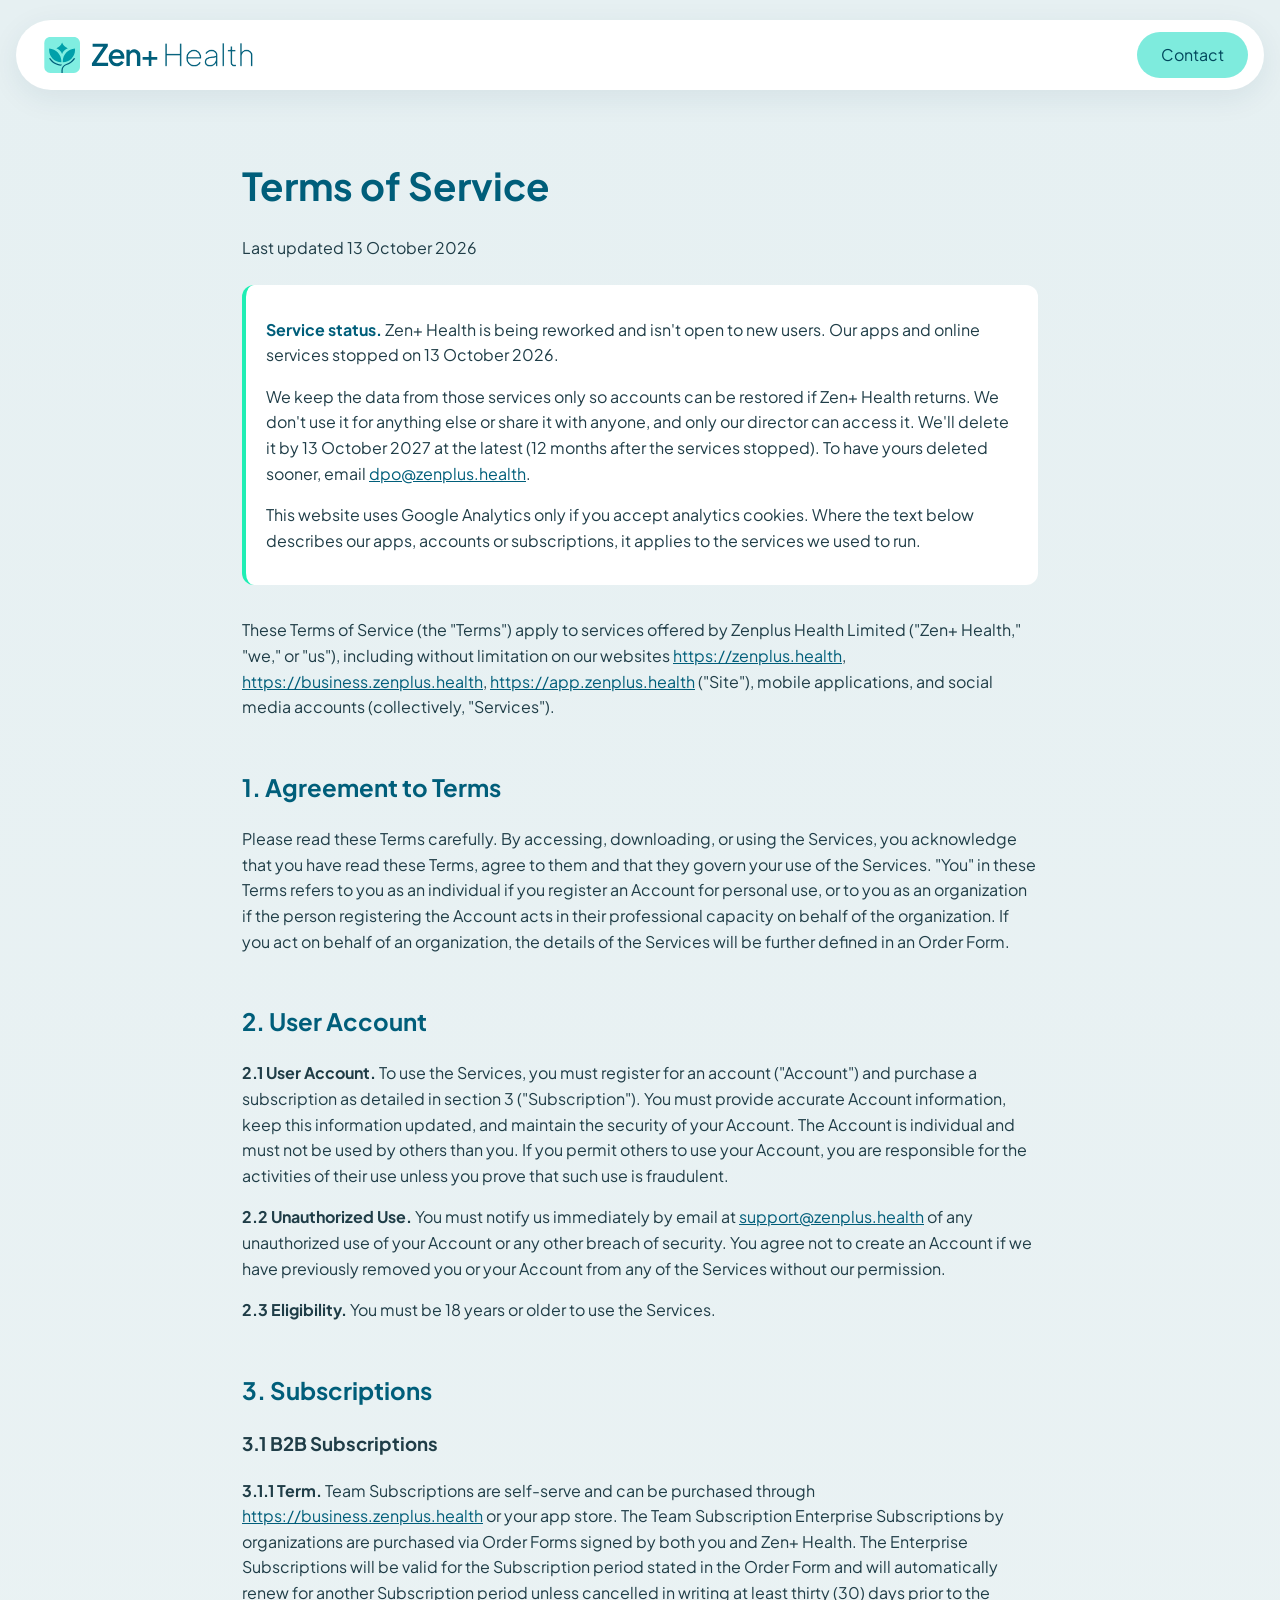
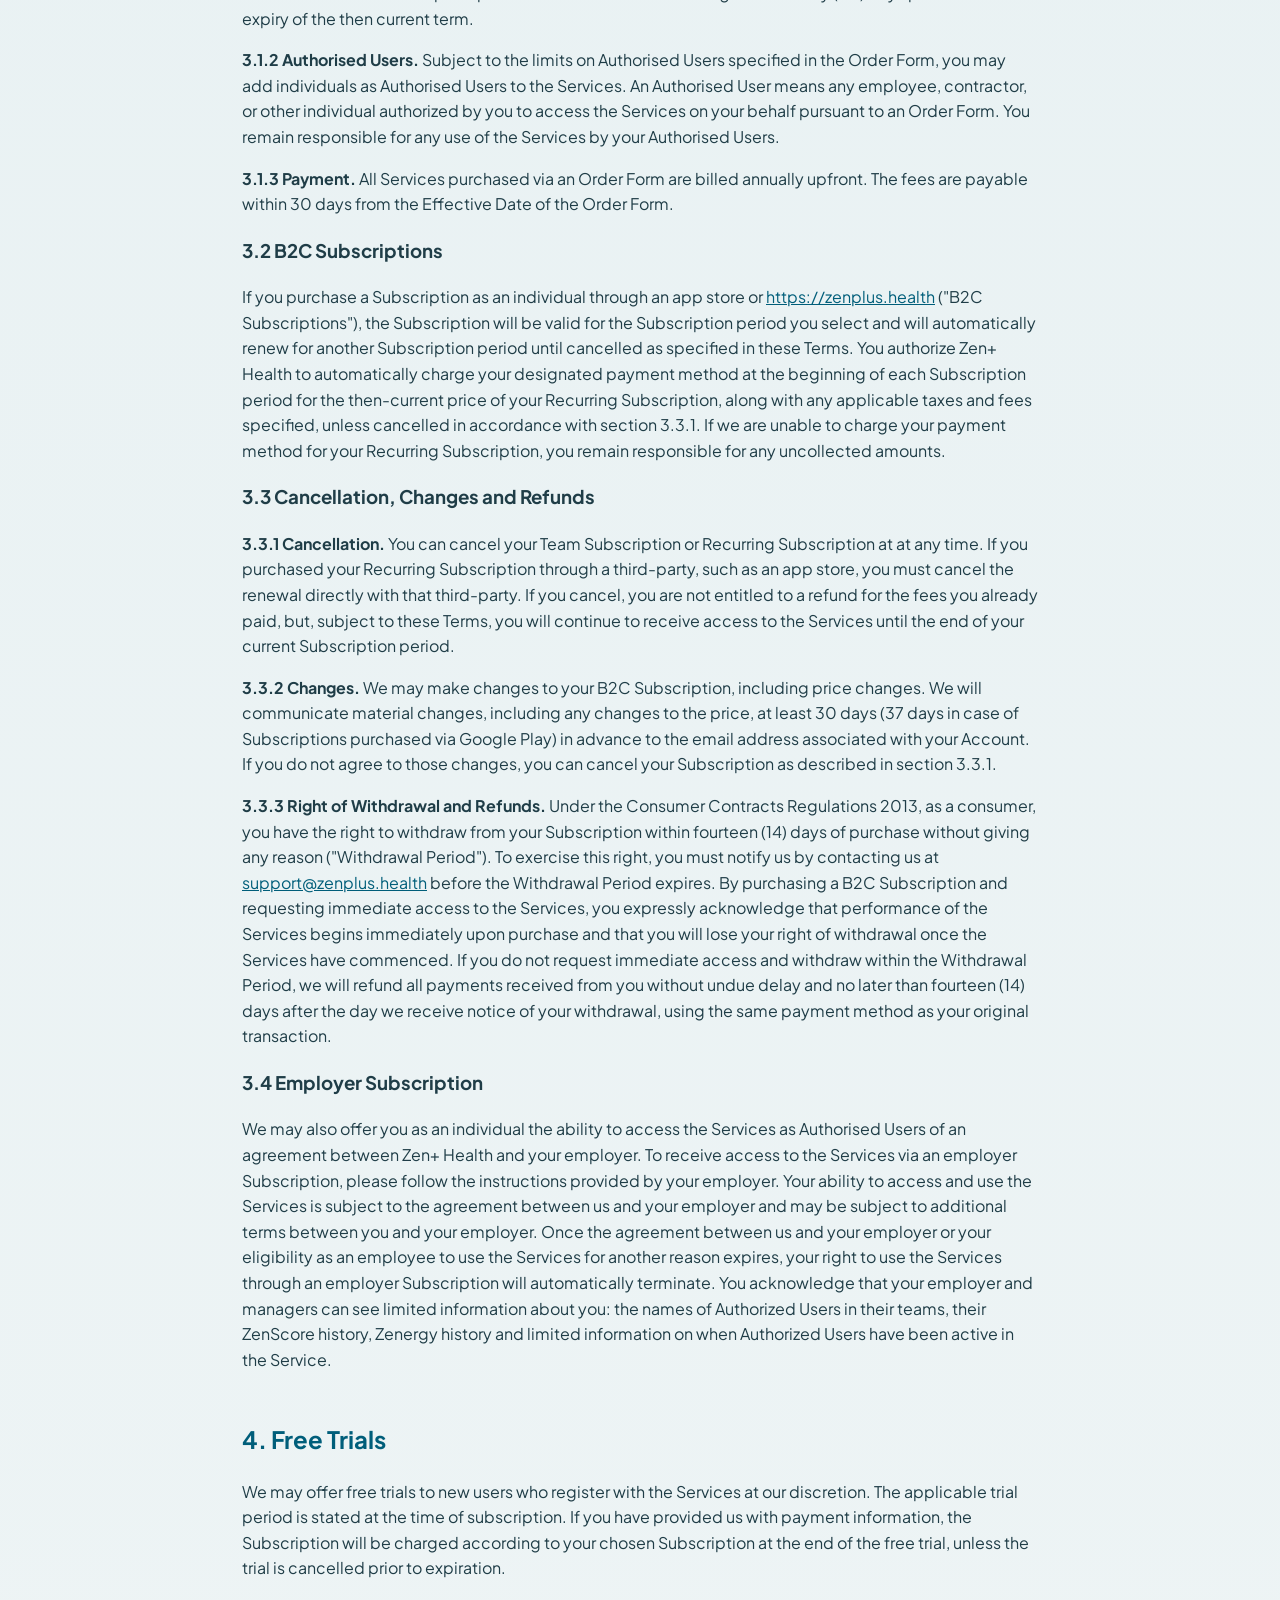
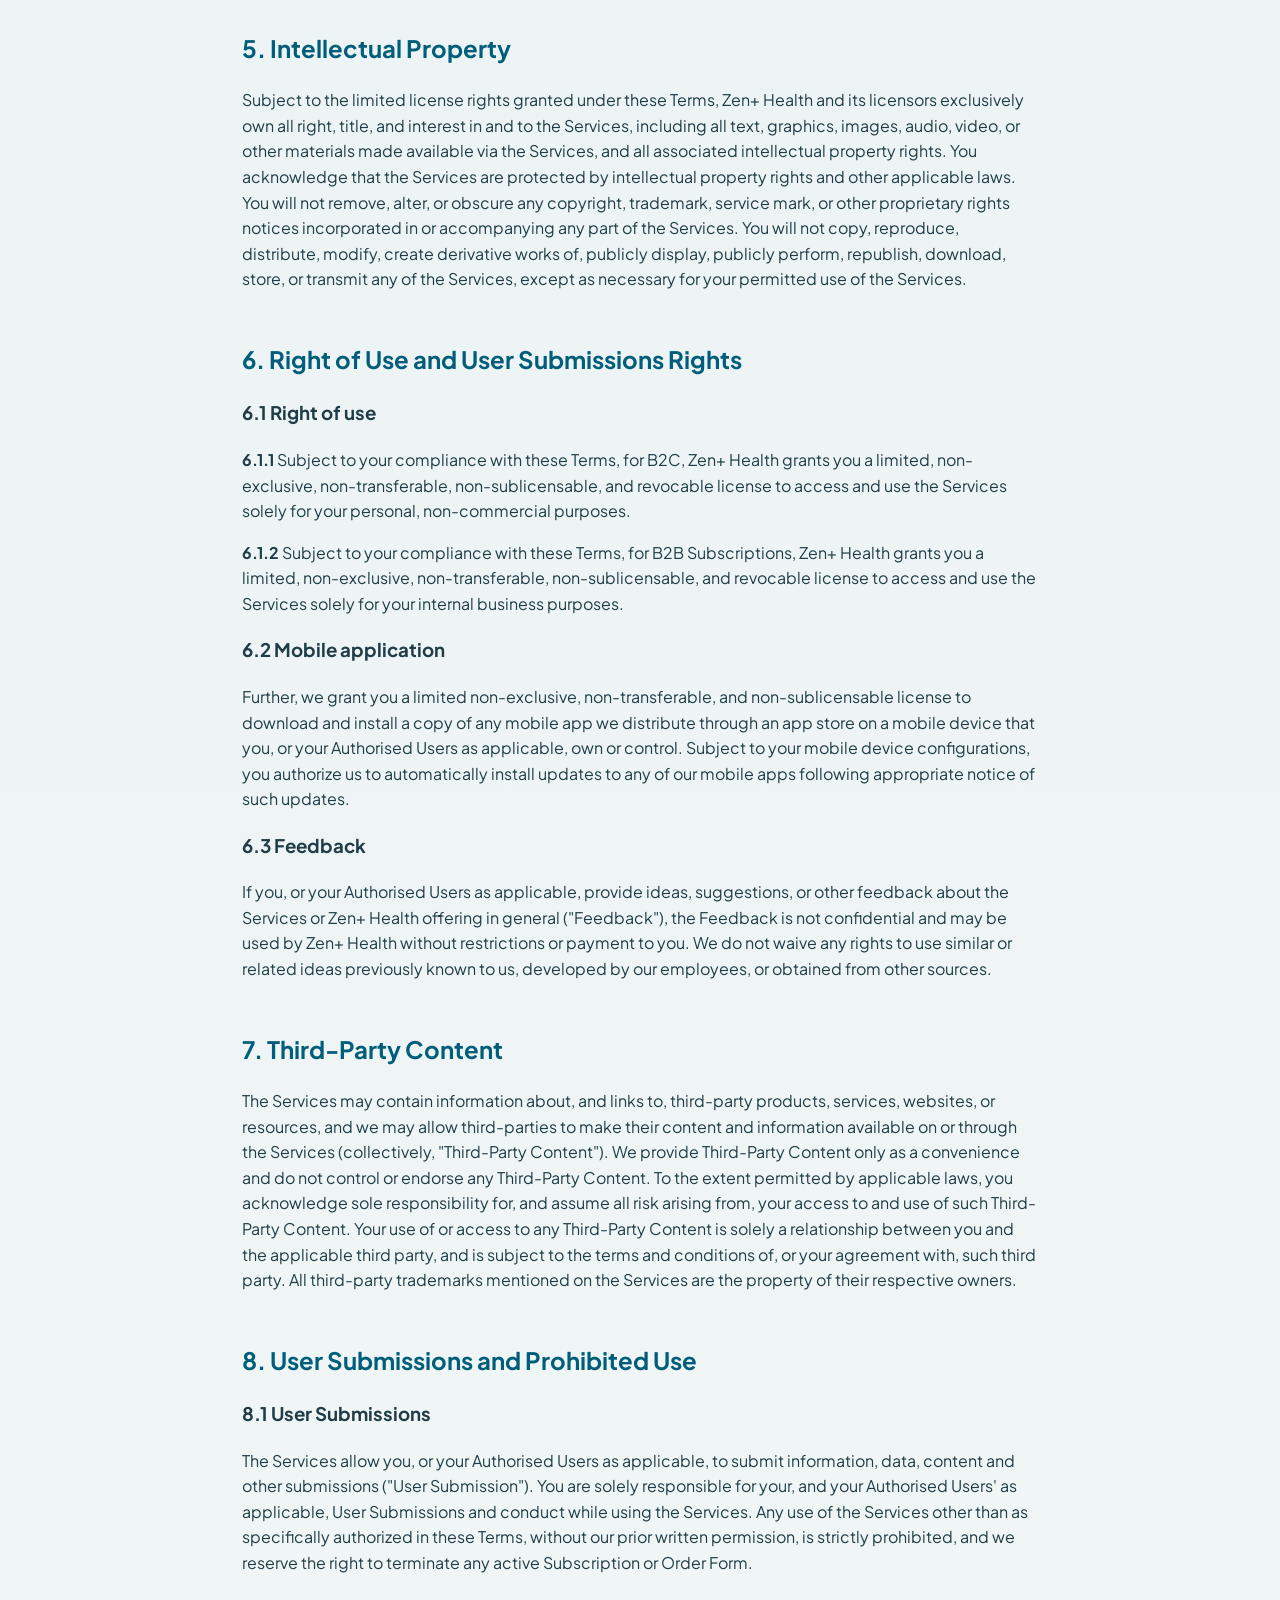
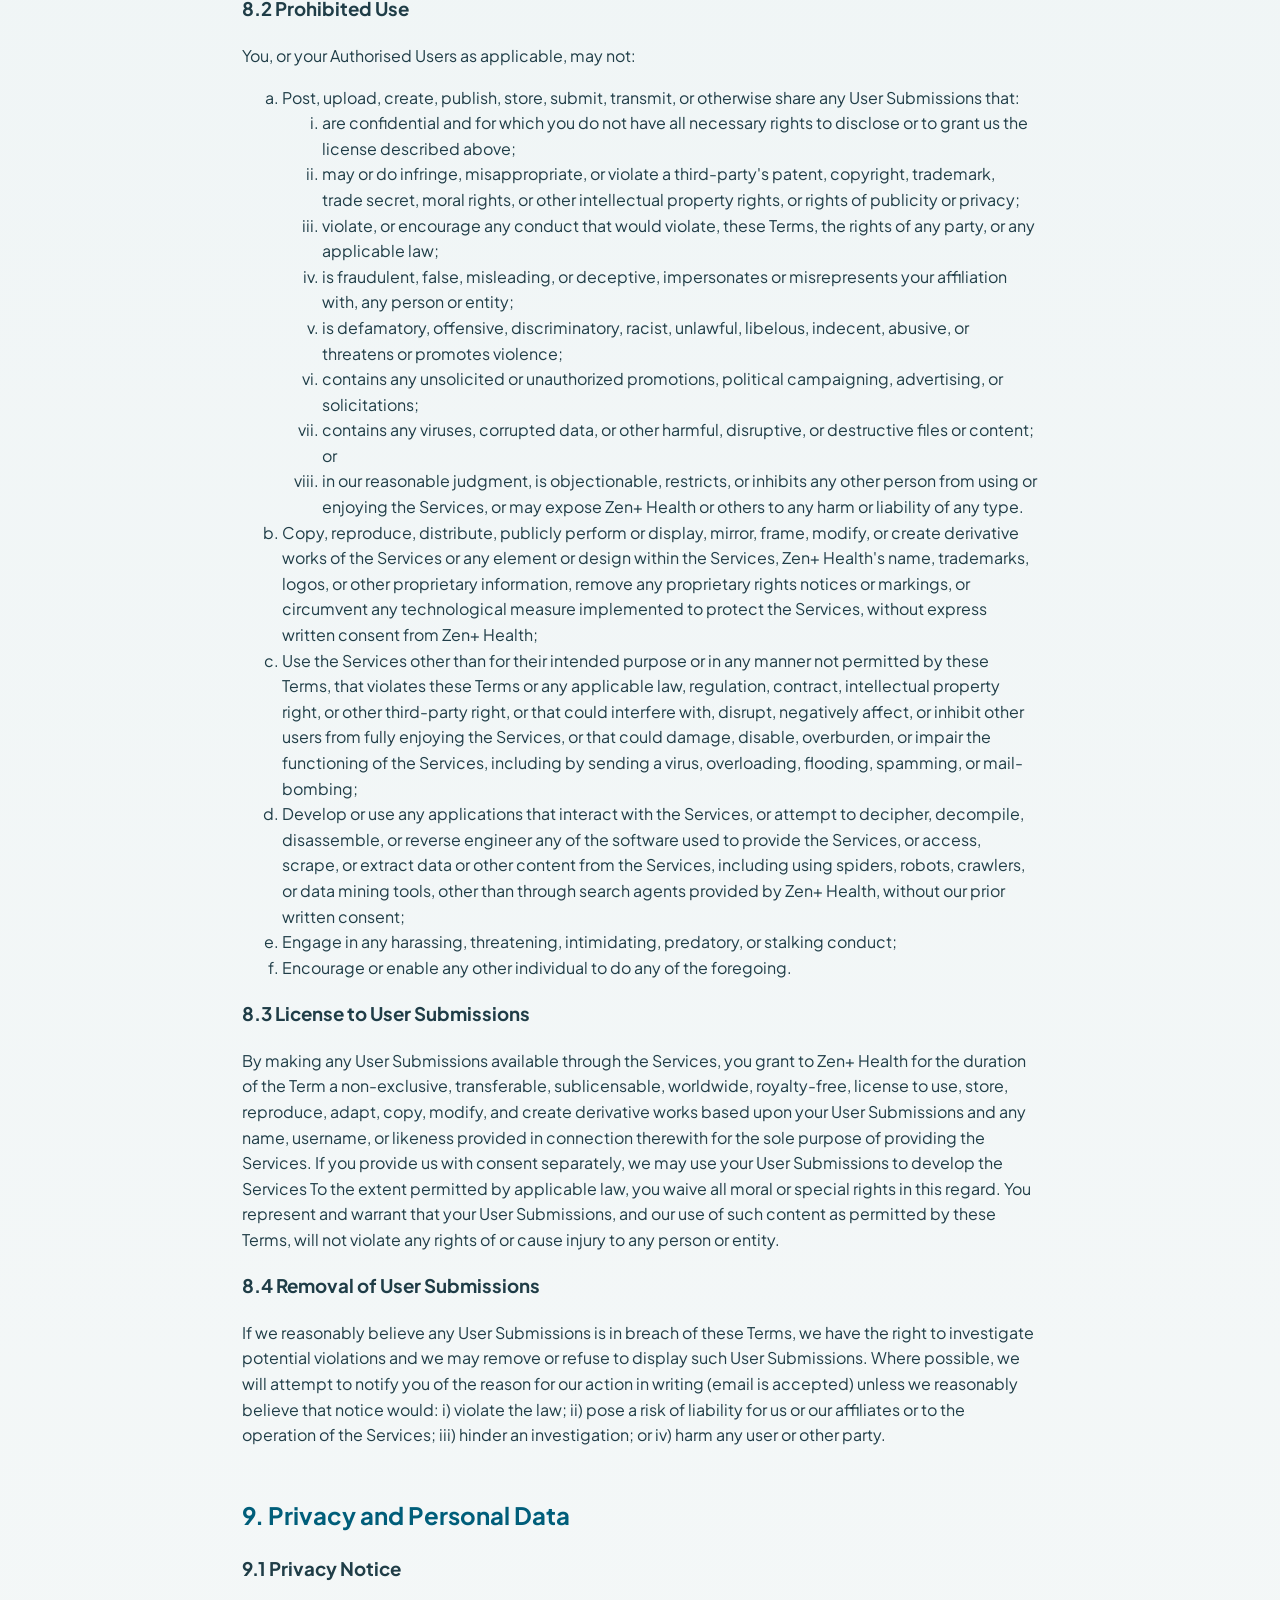
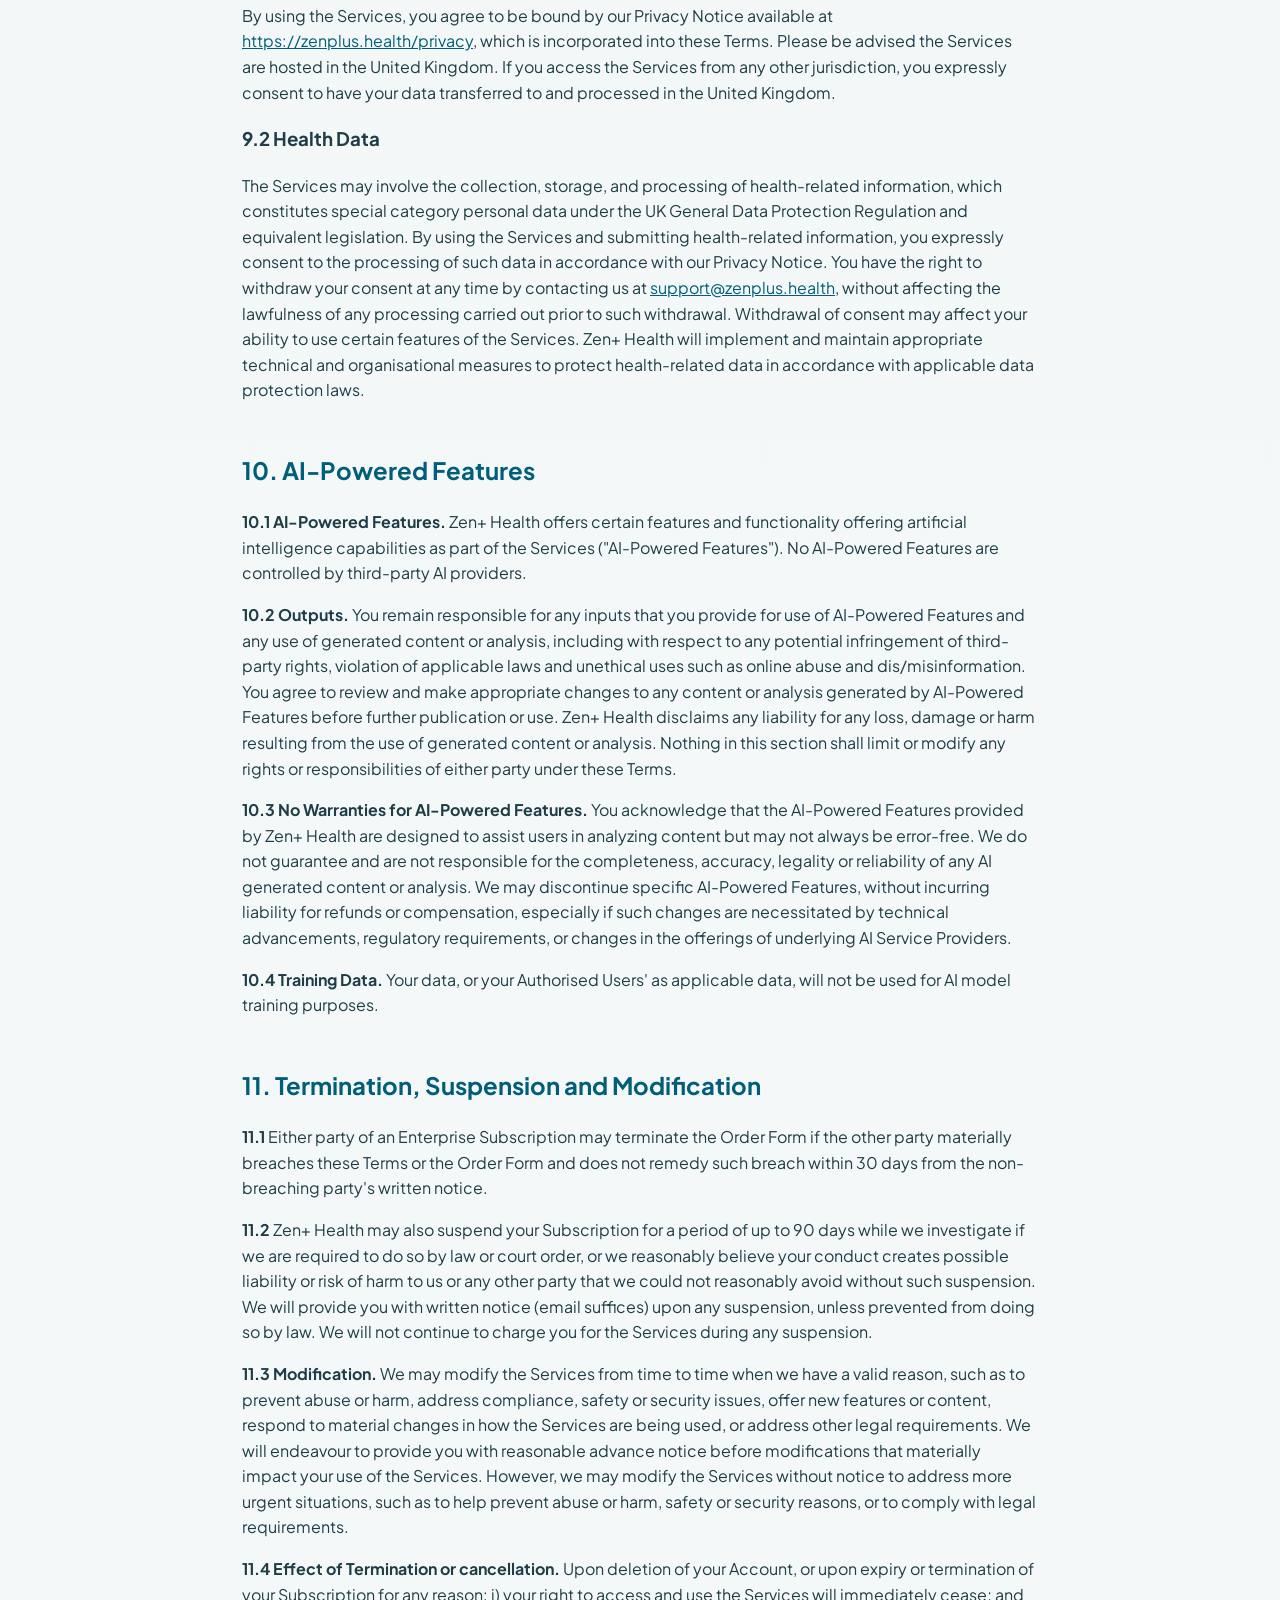
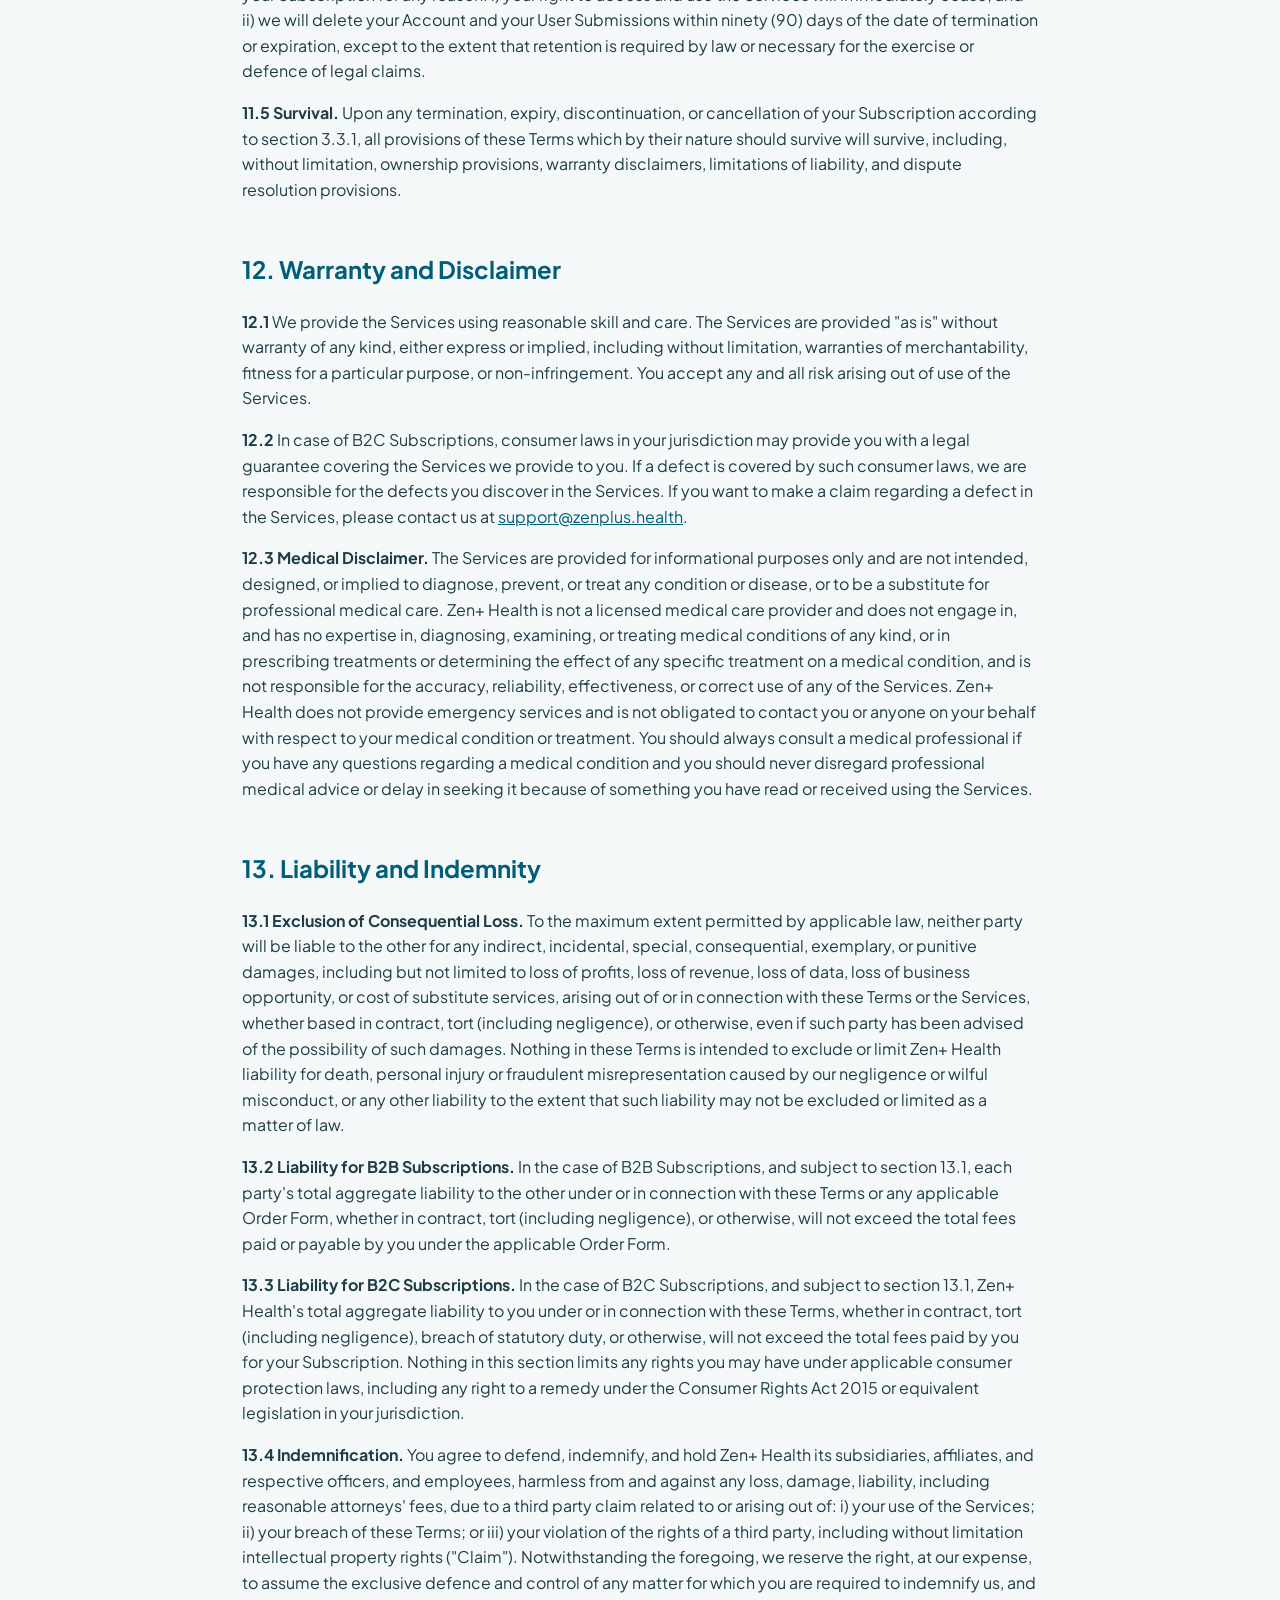
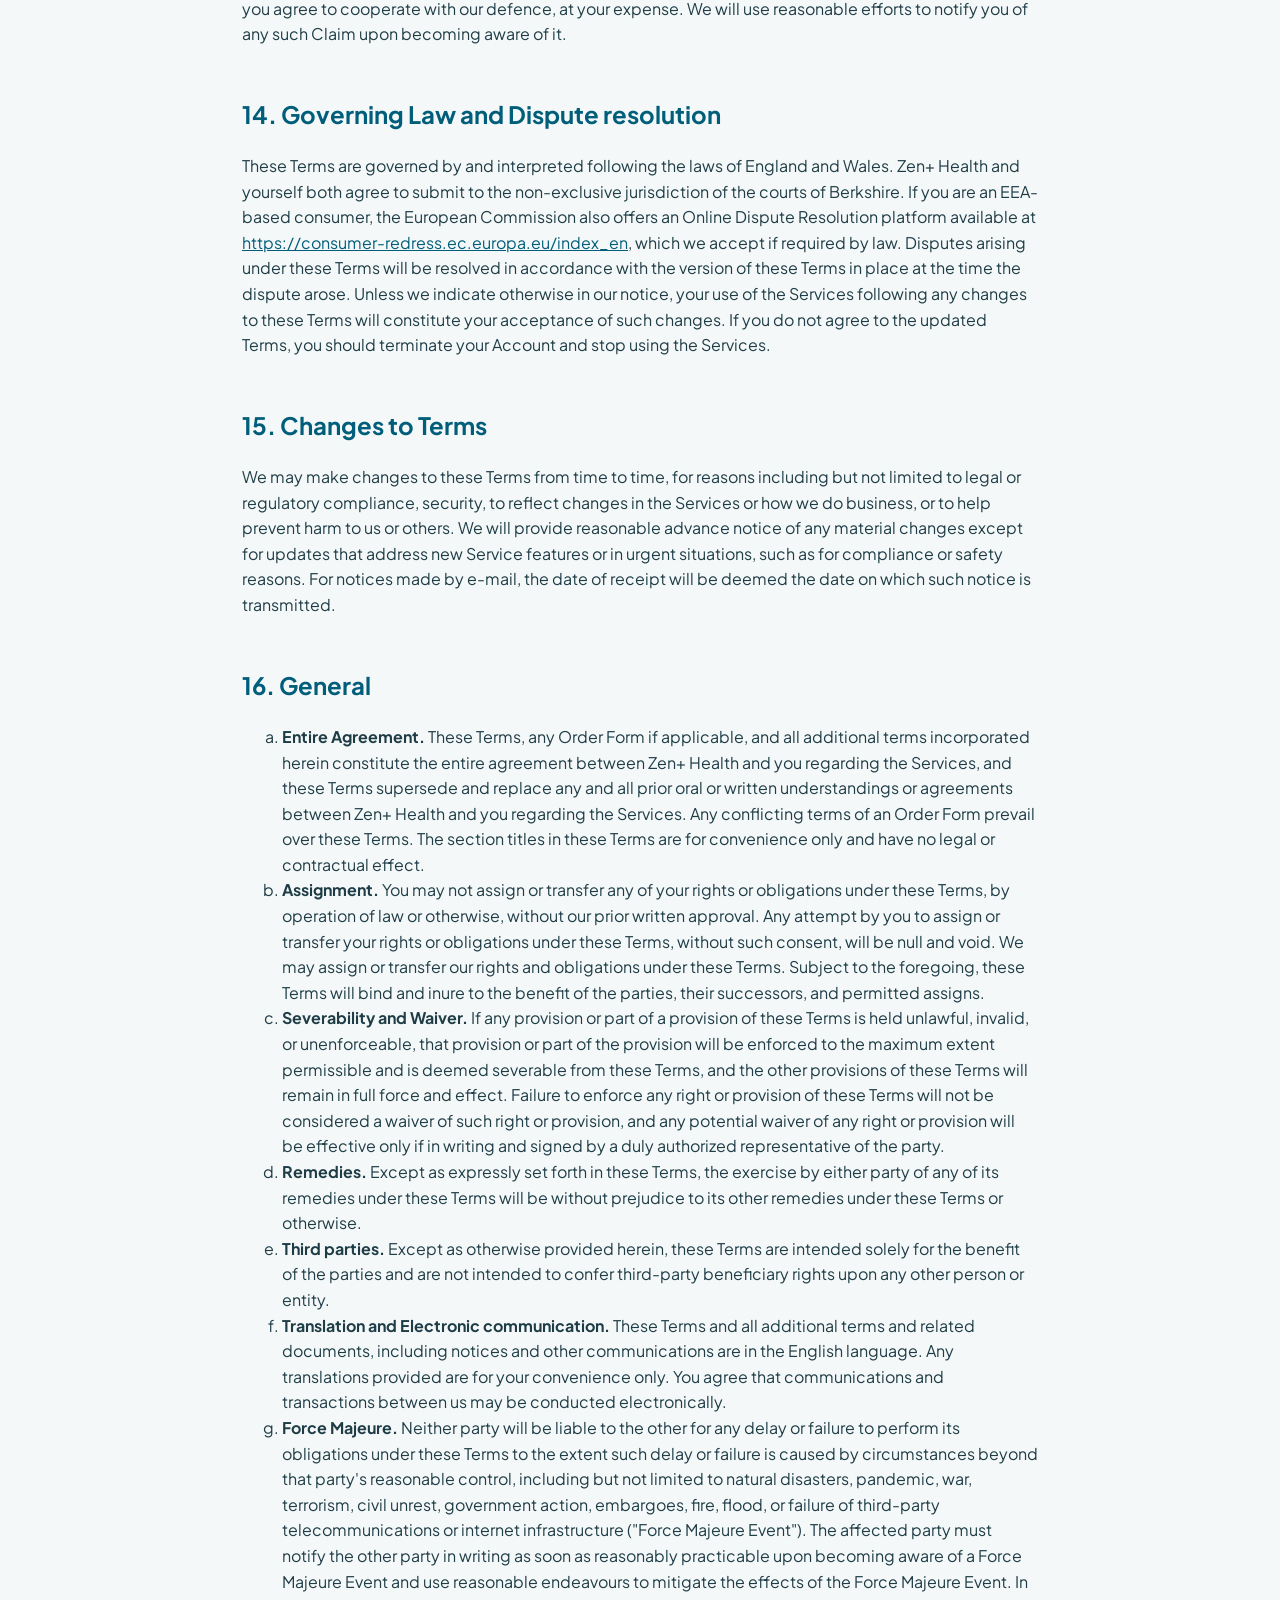
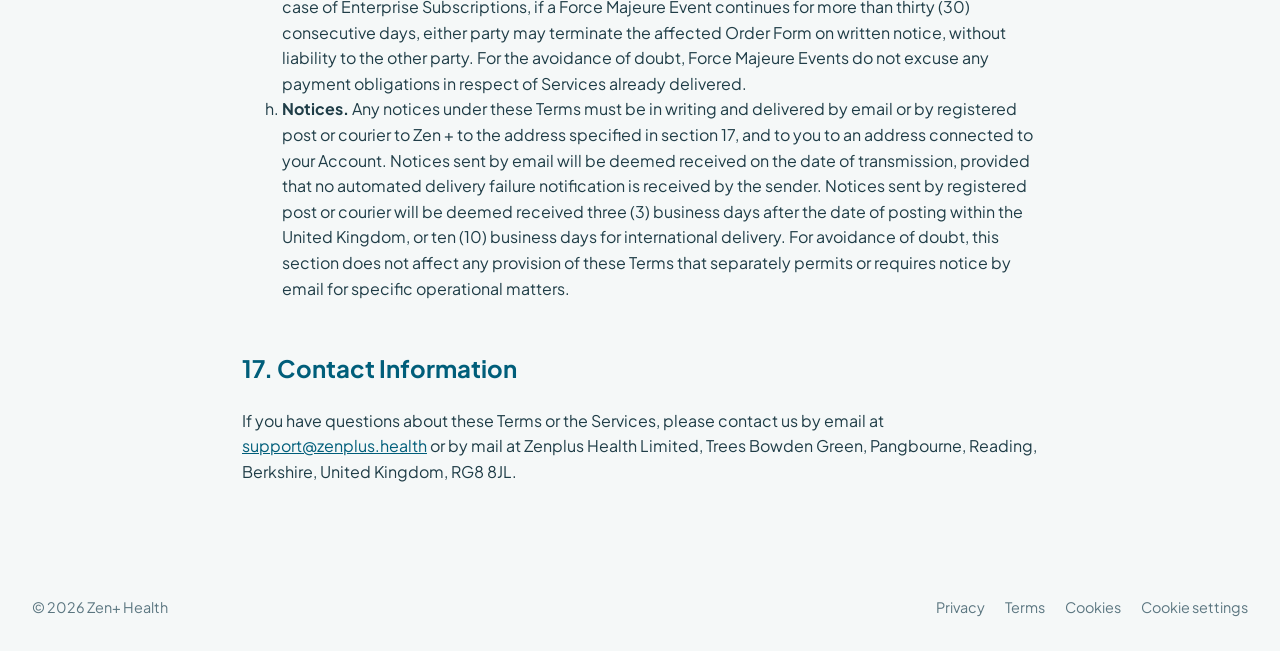
<file: terms/index.html>
<!doctype html>
<html lang="en-GB">
<head>
  <meta charset="utf-8">
  <meta name="viewport" content="width=device-width, initial-scale=1">
  <title>Terms of Service | Zen+ Health</title>
  <link rel="canonical" href="https://zenplus.health/terms/">
  <link rel="icon" href="/favicon.ico">
  <link rel="preconnect" href="https://fonts.googleapis.com">
  <link rel="preconnect" href="https://fonts.gstatic.com" crossorigin>
  <link href="https://fonts.googleapis.com/css2?family=Plus+Jakarta+Sans:wght@400;600;800&display=swap" rel="stylesheet">
  <link rel="stylesheet" href="/assets/site.css">
  <link rel="stylesheet" href="/assets/vendor/cookieconsent/cookieconsent.css">
</head>
<body>
  <header class="nav">
    <a href="/"><img src="/assets/logo.svg" alt="Zen+ Health" width="218" height="36"></a>
    <a class="btn btn-contact" href="mailto:hello@zenplus.health">Contact</a>
  </header>

  <main class="legal">
      <h1>Terms of Service</h1>
      <p class="legal-updated">Last updated 13 October 2026</p>
      <div class="status">
        <p><strong>Service status.</strong> Zen+ Health is being reworked and isn't open to new users. Our apps and online services stopped on 13 October 2026.</p>
        <p>We keep the data from those services only so accounts can be restored if Zen+ Health returns. We don't use it for anything else or share it with anyone, and only our director can access it. We'll delete it by 13 October 2027 at the latest (12 months after the services stopped). To have yours deleted sooner, email <a href="mailto:dpo@zenplus.health">dpo@zenplus.health</a>.</p>
        <p>This website uses Google Analytics only if you accept analytics cookies. Where the text below describes our apps, accounts or subscriptions, it applies to the services we used to run.</p>
      </div>


      <p>
        These Terms of Service (the "Terms") apply to services offered by Zenplus Health Limited ("Zen+ Health," "we," or "us"), including without limitation on our websites <a href="https://zenplus.health">https://zenplus.health</a>, <a href="https://business.zenplus.health">https://business.zenplus.health</a>, <a href="https://app.zenplus.health">https://app.zenplus.health</a> ("Site"), mobile applications, and social media accounts (collectively, "Services").
      </p>

      <h2>1. Agreement to Terms</h2>
      <p>
        Please read these Terms carefully. By accessing, downloading, or using the Services, you acknowledge that you have read these Terms, agree to them and that they govern your use of the Services. "You" in these Terms refers to you as an individual if you register an Account for personal use, or to you as an organization if the person registering the Account acts in their professional capacity on behalf of the organization. If you act on behalf of an organization, the details of the Services will be further defined in an Order Form.
      </p>

      <h2>2. User Account</h2>
      <p><strong>2.1 User Account.</strong> To use the Services, you must register for an account ("Account") and purchase a subscription as detailed in section 3 ("Subscription"). You must provide accurate Account information, keep this information updated, and maintain the security of your Account. The Account is individual and must not be used by others than you. If you permit others to use your Account, you are responsible for the activities of their use unless you prove that such use is fraudulent.</p>
      <p><strong>2.2 Unauthorized Use.</strong> You must notify us immediately by email at <a href="mailto:support@zenplus.health">support@zenplus.health</a> of any unauthorized use of your Account or any other breach of security. You agree not to create an Account if we have previously removed you or your Account from any of the Services without our permission.</p>
      <p><strong>2.3 Eligibility.</strong> You must be 18 years or older to use the Services.</p>

      <h2>3. Subscriptions</h2>
      <h3>3.1 B2B Subscriptions</h3>
      <p><strong>3.1.1 Term.</strong> Team Subscriptions are self-serve and can be purchased through <a href="https://business.zenplus.health">https://business.zenplus.health</a> or your app store. The Team Subscription Enterprise Subscriptions by organizations are purchased via Order Forms signed by both you and Zen+ Health. The Enterprise Subscriptions will be valid for the Subscription period stated in the Order Form and will automatically renew for another Subscription period unless cancelled in writing at least thirty (30) days prior to the expiry of the then current term.</p>
      <p><strong>3.1.2 Authorised Users.</strong> Subject to the limits on Authorised Users specified in the Order Form, you may add individuals as Authorised Users to the Services. An Authorised User means any employee, contractor, or other individual authorized by you to access the Services on your behalf pursuant to an Order Form. You remain responsible for any use of the Services by your Authorised Users.</p>
      <p><strong>3.1.3 Payment.</strong> All Services purchased via an Order Form are billed annually upfront. The fees are payable within 30 days from the Effective Date of the Order Form.</p>

      <h3>3.2 B2C Subscriptions</h3>
      <p>If you purchase a Subscription as an individual through an app store or <a href="https://zenplus.health">https://zenplus.health</a> ("B2C Subscriptions"), the Subscription will be valid for the Subscription period you select and will automatically renew for another Subscription period until cancelled as specified in these Terms. You authorize Zen+ Health to automatically charge your designated payment method at the beginning of each Subscription period for the then-current price of your Recurring Subscription, along with any applicable taxes and fees specified, unless cancelled in accordance with section 3.3.1. If we are unable to charge your payment method for your Recurring Subscription, you remain responsible for any uncollected amounts.</p>

      <h3>3.3 Cancellation, Changes and Refunds</h3>
      <p><strong>3.3.1 Cancellation.</strong> You can cancel your Team Subscription or Recurring Subscription at at any time. If you purchased your Recurring Subscription through a third-party, such as an app store, you must cancel the renewal directly with that third-party. If you cancel, you are not entitled to a refund for the fees you already paid, but, subject to these Terms, you will continue to receive access to the Services until the end of your current Subscription period.</p>
      <p><strong>3.3.2 Changes.</strong> We may make changes to your B2C Subscription, including price changes. We will communicate material changes, including any changes to the price, at least 30 days (37 days in case of Subscriptions purchased via Google Play) in advance to the email address associated with your Account. If you do not agree to those changes, you can cancel your Subscription as described in section 3.3.1.</p>
      <p><strong>3.3.3 Right of Withdrawal and Refunds.</strong> Under the Consumer Contracts Regulations 2013, as a consumer, you have the right to withdraw from your Subscription within fourteen (14) days of purchase without giving any reason ("Withdrawal Period"). To exercise this right, you must notify us by contacting us at <a href="mailto:support@zenplus.health">support@zenplus.health</a> before the Withdrawal Period expires. By purchasing a B2C Subscription and requesting immediate access to the Services, you expressly acknowledge that performance of the Services begins immediately upon purchase and that you will lose your right of withdrawal once the Services have commenced. If you do not request immediate access and withdraw within the Withdrawal Period, we will refund all payments received from you without undue delay and no later than fourteen (14) days after the day we receive notice of your withdrawal, using the same payment method as your original transaction.</p>

      <h3>3.4 Employer Subscription</h3>
      <p>We may also offer you as an individual the ability to access the Services as Authorised Users of an agreement between Zen+ Health and your employer. To receive access to the Services via an employer Subscription, please follow the instructions provided by your employer. Your ability to access and use the Services is subject to the agreement between us and your employer and may be subject to additional terms between you and your employer. Once the agreement between us and your employer or your eligibility as an employee to use the Services for another reason expires, your right to use the Services through an employer Subscription will automatically terminate. You acknowledge that your employer and managers can see limited information about you: the names of Authorized Users in their teams, their ZenScore history, Zenergy history and limited information on when Authorized Users have been active in the Service.</p>

      <h2>4. Free Trials</h2>
      <p>
        We may offer free trials to new users who register with the Services at our discretion. The applicable trial period is stated at the time of subscription. If you have provided us with payment information, the Subscription will be charged according to your chosen Subscription at the end of the free trial, unless the trial is cancelled prior to expiration.
      </p>

      <h2>5. Intellectual Property</h2>
      <p>
        Subject to the limited license rights granted under these Terms, Zen+ Health and its licensors exclusively own all right, title, and interest in and to the Services, including all text, graphics, images, audio, video, or other materials made available via the Services, and all associated intellectual property rights. You acknowledge that the Services are protected by intellectual property rights and other applicable laws. You will not remove, alter, or obscure any copyright, trademark, service mark, or other proprietary rights notices incorporated in or accompanying any part of the Services. You will not copy, reproduce, distribute, modify, create derivative works of, publicly display, publicly perform, republish, download, store, or transmit any of the Services, except as necessary for your permitted use of the Services.
      </p>

      <h2>6. Right of Use and User Submissions Rights</h2>
      <h3>6.1 Right of use</h3>
      <p><strong>6.1.1</strong> Subject to your compliance with these Terms, for B2C, Zen+ Health grants you a limited, non-exclusive, non-transferable, non-sublicensable, and revocable license to access and use the Services solely for your personal, non-commercial purposes.</p>
      <p><strong>6.1.2</strong> Subject to your compliance with these Terms, for B2B Subscriptions, Zen+ Health grants you a limited, non-exclusive, non-transferable, non-sublicensable, and revocable license to access and use the Services solely for your internal business purposes.</p>
      <h3>6.2 Mobile application</h3>
      <p>Further, we grant you a limited non-exclusive, non-transferable, and non-sublicensable license to download and install a copy of any mobile app we distribute through an app store on a mobile device that you, or your Authorised Users as applicable, own or control. Subject to your mobile device configurations, you authorize us to automatically install updates to any of our mobile apps following appropriate notice of such updates.</p>
      <h3>6.3 Feedback</h3>
      <p>If you, or your Authorised Users as applicable, provide ideas, suggestions, or other feedback about the Services or Zen+ Health offering in general ("Feedback"), the Feedback is not confidential and may be used by Zen+ Health without restrictions or payment to you. We do not waive any rights to use similar or related ideas previously known to us, developed by our employees, or obtained from other sources.</p>

      <h2>7. Third-Party Content</h2>
      <p>
        The Services may contain information about, and links to, third-party products, services, websites, or resources, and we may allow third-parties to make their content and information available on or through the Services (collectively, "Third-Party Content"). We provide Third-Party Content only as a convenience and do not control or endorse any Third-Party Content. To the extent permitted by applicable laws, you acknowledge sole responsibility for, and assume all risk arising from, your access to and use of such Third-Party Content. Your use of or access to any Third-Party Content is solely a relationship between you and the applicable third party, and is subject to the terms and conditions of, or your agreement with, such third party. All third-party trademarks mentioned on the Services are the property of their respective owners.
      </p>

      <h2>8. User Submissions and Prohibited Use</h2>
      <h3>8.1 User Submissions</h3>
      <p>The Services allow you, or your Authorised Users as applicable, to submit information, data, content and other submissions ("User Submission"). You are solely responsible for your, and your Authorised Users' as applicable, User Submissions and conduct while using the Services. Any use of the Services other than as specifically authorized in these Terms, without our prior written permission, is strictly prohibited, and we reserve the right to terminate any active Subscription or Order Form.</p>
      <h3>8.2 Prohibited Use</h3>
      <p>You, or your Authorised Users as applicable, may not:</p>
      <ol type="a">
        <li>Post, upload, create, publish, store, submit, transmit, or otherwise share any User Submissions that:
          <ol type="i">
            <li>are confidential and for which you do not have all necessary rights to disclose or to grant us the license described above;</li>
            <li>may or do infringe, misappropriate, or violate a third-party's patent, copyright, trademark, trade secret, moral rights, or other intellectual property rights, or rights of publicity or privacy;</li>
            <li>violate, or encourage any conduct that would violate, these Terms, the rights of any party, or any applicable law;</li>
            <li>is fraudulent, false, misleading, or deceptive, impersonates or misrepresents your affiliation with, any person or entity;</li>
            <li>is defamatory, offensive, discriminatory, racist, unlawful, libelous, indecent, abusive, or threatens or promotes violence;</li>
            <li>contains any unsolicited or unauthorized promotions, political campaigning, advertising, or solicitations;</li>
            <li>contains any viruses, corrupted data, or other harmful, disruptive, or destructive files or content; or</li>
            <li>in our reasonable judgment, is objectionable, restricts, or inhibits any other person from using or enjoying the Services, or may expose Zen+ Health or others to any harm or liability of any type.</li>
          </ol>
        </li>
        <li>Copy, reproduce, distribute, publicly perform or display, mirror, frame, modify, or create derivative works of the Services or any element or design within the Services, Zen+ Health's name, trademarks, logos, or other proprietary information, remove any proprietary rights notices or markings, or circumvent any technological measure implemented to protect the Services, without express written consent from Zen+ Health;</li>
        <li>Use the Services other than for their intended purpose or in any manner not permitted by these Terms, that violates these Terms or any applicable law, regulation, contract, intellectual property right, or other third-party right, or that could interfere with, disrupt, negatively affect, or inhibit other users from fully enjoying the Services, or that could damage, disable, overburden, or impair the functioning of the Services, including by sending a virus, overloading, flooding, spamming, or mail-bombing;</li>
        <li>Develop or use any applications that interact with the Services, or attempt to decipher, decompile, disassemble, or reverse engineer any of the software used to provide the Services, or access, scrape, or extract data or other content from the Services, including using spiders, robots, crawlers, or data mining tools, other than through search agents provided by Zen+ Health, without our prior written consent;</li>
        <li>Engage in any harassing, threatening, intimidating, predatory, or stalking conduct;</li>
        <li>Encourage or enable any other individual to do any of the foregoing.</li>
      </ol>
      <h3>8.3 License to User Submissions</h3>
      <p>By making any User Submissions available through the Services, you grant to Zen+ Health for the duration of the Term a non-exclusive, transferable, sublicensable, worldwide, royalty-free, license to use, store, reproduce, adapt, copy, modify, and create derivative works based upon your User Submissions and any name, username, or likeness provided in connection therewith for the sole purpose of providing the Services. If you provide us with consent separately, we may use your User Submissions to develop the Services To the extent permitted by applicable law, you waive all moral or special rights in this regard. You represent and warrant that your User Submissions, and our use of such content as permitted by these Terms, will not violate any rights of or cause injury to any person or entity.</p>
      <h3>8.4 Removal of User Submissions</h3>
      <p>If we reasonably believe any User Submissions is in breach of these Terms, we have the right to investigate potential violations and we may remove or refuse to display such User Submissions. Where possible, we will attempt to notify you of the reason for our action in writing (email is accepted) unless we reasonably believe that notice would: i) violate the law; ii) pose a risk of liability for us or our affiliates or to the operation of the Services; iii) hinder an investigation; or iv) harm any user or other party.</p>

      <h2>9. Privacy and Personal Data</h2>
      <h3>9.1 Privacy Notice</h3>
      <p>By using the Services, you agree to be bound by our Privacy Notice available at <a href="/privacy">https://zenplus.health/privacy</a>, which is incorporated into these Terms. Please be advised the Services are hosted in the United Kingdom. If you access the Services from any other jurisdiction, you expressly consent to have your data transferred to and processed in the United Kingdom.</p>
      <h3>9.2 Health Data</h3>
      <p>The Services may involve the collection, storage, and processing of health-related information, which constitutes special category personal data under the UK General Data Protection Regulation and equivalent legislation. By using the Services and submitting health-related information, you expressly consent to the processing of such data in accordance with our Privacy Notice. You have the right to withdraw your consent at any time by contacting us at <a href="mailto:support@zenplus.health">support@zenplus.health</a>, without affecting the lawfulness of any processing carried out prior to such withdrawal. Withdrawal of consent may affect your ability to use certain features of the Services. Zen+ Health will implement and maintain appropriate technical and organisational measures to protect health-related data in accordance with applicable data protection laws.</p>

      <h2>10. AI-Powered Features</h2>
      <p><strong>10.1 AI-Powered Features.</strong> Zen+ Health offers certain features and functionality offering artificial intelligence capabilities as part of the Services ("AI-Powered Features"). No AI-Powered Features are controlled by third-party AI providers.</p>
      <p><strong>10.2 Outputs.</strong> You remain responsible for any inputs that you provide for use of AI-Powered Features and any use of generated content or analysis, including with respect to any potential infringement of third-party rights, violation of applicable laws and unethical uses such as online abuse and dis/misinformation. You agree to review and make appropriate changes to any content or analysis generated by AI-Powered Features before further publication or use. Zen+ Health disclaims any liability for any loss, damage or harm resulting from the use of generated content or analysis. Nothing in this section shall limit or modify any rights or responsibilities of either party under these Terms.</p>
      <p><strong>10.3 No Warranties for AI-Powered Features.</strong> You acknowledge that the AI-Powered Features provided by Zen+ Health are designed to assist users in analyzing content but may not always be error-free. We do not guarantee and are not responsible for the completeness, accuracy, legality or reliability of any AI generated content or analysis. We may discontinue specific AI-Powered Features, without incurring liability for refunds or compensation, especially if such changes are necessitated by technical advancements, regulatory requirements, or changes in the offerings of underlying AI Service Providers.</p>
      <p><strong>10.4 Training Data.</strong> Your data, or your Authorised Users' as applicable data, will not be used for AI model training purposes.</p>

      <h2>11. Termination, Suspension and Modification</h2>
      <p><strong>11.1</strong> Either party of an Enterprise Subscription may terminate the Order Form if the other party materially breaches these Terms or the Order Form and does not remedy such breach within 30 days from the non-breaching party's written notice.</p>
      <p><strong>11.2</strong> Zen+ Health may also suspend your Subscription for a period of up to 90 days while we investigate if we are required to do so by law or court order, or we reasonably believe your conduct creates possible liability or risk of harm to us or any other party that we could not reasonably avoid without such suspension. We will provide you with written notice (email suffices) upon any suspension, unless prevented from doing so by law. We will not continue to charge you for the Services during any suspension.</p>
      <p><strong>11.3 Modification.</strong> We may modify the Services from time to time when we have a valid reason, such as to prevent abuse or harm, address compliance, safety or security issues, offer new features or content, respond to material changes in how the Services are being used, or address other legal requirements. We will endeavour to provide you with reasonable advance notice before modifications that materially impact your use of the Services. However, we may modify the Services without notice to address more urgent situations, such as to help prevent abuse or harm, safety or security reasons, or to comply with legal requirements.</p>
      <p><strong>11.4 Effect of Termination or cancellation.</strong> Upon deletion of your Account, or upon expiry or termination of your Subscription for any reason: i) your right to access and use the Services will immediately cease; and ii) we will delete your Account and your User Submissions within ninety (90) days of the date of termination or expiration, except to the extent that retention is required by law or necessary for the exercise or defence of legal claims.</p>
      <p><strong>11.5 Survival.</strong> Upon any termination, expiry, discontinuation, or cancellation of your Subscription according to section 3.3.1, all provisions of these Terms which by their nature should survive will survive, including, without limitation, ownership provisions, warranty disclaimers, limitations of liability, and dispute resolution provisions.</p>

      <h2>12. Warranty and Disclaimer</h2>
      <p><strong>12.1</strong> We provide the Services using reasonable skill and care. The Services are provided "as is" without warranty of any kind, either express or implied, including without limitation, warranties of merchantability, fitness for a particular purpose, or non-infringement. You accept any and all risk arising out of use of the Services.</p>
      <p><strong>12.2</strong> In case of B2C Subscriptions, consumer laws in your jurisdiction may provide you with a legal guarantee covering the Services we provide to you. If a defect is covered by such consumer laws, we are responsible for the defects you discover in the Services. If you want to make a claim regarding a defect in the Services, please contact us at <a href="mailto:support@zenplus.health">support@zenplus.health</a>.</p>
      <p><strong>12.3 Medical Disclaimer.</strong> The Services are provided for informational purposes only and are not intended, designed, or implied to diagnose, prevent, or treat any condition or disease, or to be a substitute for professional medical care. Zen+ Health is not a licensed medical care provider and does not engage in, and has no expertise in, diagnosing, examining, or treating medical conditions of any kind, or in prescribing treatments or determining the effect of any specific treatment on a medical condition, and is not responsible for the accuracy, reliability, effectiveness, or correct use of any of the Services. Zen+ Health does not provide emergency services and is not obligated to contact you or anyone on your behalf with respect to your medical condition or treatment. You should always consult a medical professional if you have any questions regarding a medical condition and you should never disregard professional medical advice or delay in seeking it because of something you have read or received using the Services.</p>

      <h2>13. Liability and Indemnity</h2>
      <p><strong>13.1 Exclusion of Consequential Loss.</strong> To the maximum extent permitted by applicable law, neither party will be liable to the other for any indirect, incidental, special, consequential, exemplary, or punitive damages, including but not limited to loss of profits, loss of revenue, loss of data, loss of business opportunity, or cost of substitute services, arising out of or in connection with these Terms or the Services, whether based in contract, tort (including negligence), or otherwise, even if such party has been advised of the possibility of such damages. Nothing in these Terms is intended to exclude or limit Zen+ Health liability for death, personal injury or fraudulent misrepresentation caused by our negligence or wilful misconduct, or any other liability to the extent that such liability may not be excluded or limited as a matter of law.</p>
      <p><strong>13.2 Liability for B2B Subscriptions.</strong> In the case of B2B Subscriptions, and subject to section 13.1, each party's total aggregate liability to the other under or in connection with these Terms or any applicable Order Form, whether in contract, tort (including negligence), or otherwise, will not exceed the total fees paid or payable by you under the applicable Order Form.</p>
      <p><strong>13.3 Liability for B2C Subscriptions.</strong> In the case of B2C Subscriptions, and subject to section 13.1, Zen+ Health's total aggregate liability to you under or in connection with these Terms, whether in contract, tort (including negligence), breach of statutory duty, or otherwise, will not exceed the total fees paid by you for your Subscription. Nothing in this section limits any rights you may have under applicable consumer protection laws, including any right to a remedy under the Consumer Rights Act 2015 or equivalent legislation in your jurisdiction.</p>
      <p><strong>13.4 Indemnification.</strong> You agree to defend, indemnify, and hold Zen+ Health its subsidiaries, affiliates, and respective officers, and employees, harmless from and against any loss, damage, liability, including reasonable attorneys' fees, due to a third party claim related to or arising out of: i) your use of the Services; ii) your breach of these Terms; or iii) your violation of the rights of a third party, including without limitation intellectual property rights ("Claim"). Notwithstanding the foregoing, we reserve the right, at our expense, to assume the exclusive defence and control of any matter for which you are required to indemnify us, and you agree to cooperate with our defence, at your expense. We will use reasonable efforts to notify you of any such Claim upon becoming aware of it.</p>

      <h2>14. Governing Law and Dispute resolution</h2>
      <p>
        These Terms are governed by and interpreted following the laws of England and Wales. Zen+ Health and yourself both agree to submit to the non-exclusive jurisdiction of the courts of Berkshire. If you are an EEA-based consumer, the European Commission also offers an Online Dispute Resolution platform available at <a href="https://consumer-redress.ec.europa.eu/index_en" target="_blank" rel="noopener">https://consumer-redress.ec.europa.eu/index_en</a>, which we accept if required by law. Disputes arising under these Terms will be resolved in accordance with the version of these Terms in place at the time the dispute arose. Unless we indicate otherwise in our notice, your use of the Services following any changes to these Terms will constitute your acceptance of such changes. If you do not agree to the updated Terms, you should terminate your Account and stop using the Services.
      </p>

      <h2>15. Changes to Terms</h2>
      <p>
        We may make changes to these Terms from time to time, for reasons including but not limited to legal or regulatory compliance, security, to reflect changes in the Services or how we do business, or to help prevent harm to us or others. We will provide reasonable advance notice of any material changes except for updates that address new Service features or in urgent situations, such as for compliance or safety reasons. For notices made by e-mail, the date of receipt will be deemed the date on which such notice is transmitted.
      </p>

      <h2>16. General</h2>
      <ol type="a">
        <li><strong>Entire Agreement.</strong> These Terms, any Order Form if applicable, and all additional terms incorporated herein constitute the entire agreement between Zen+ Health and you regarding the Services, and these Terms supersede and replace any and all prior oral or written understandings or agreements between Zen+ Health and you regarding the Services. Any conflicting terms of an Order Form prevail over these Terms. The section titles in these Terms are for convenience only and have no legal or contractual effect.</li>
        <li><strong>Assignment.</strong> You may not assign or transfer any of your rights or obligations under these Terms, by operation of law or otherwise, without our prior written approval. Any attempt by you to assign or transfer your rights or obligations under these Terms, without such consent, will be null and void. We may assign or transfer our rights and obligations under these Terms. Subject to the foregoing, these Terms will bind and inure to the benefit of the parties, their successors, and permitted assigns.</li>
        <li><strong>Severability and Waiver.</strong> If any provision or part of a provision of these Terms is held unlawful, invalid, or unenforceable, that provision or part of the provision will be enforced to the maximum extent permissible and is deemed severable from these Terms, and the other provisions of these Terms will remain in full force and effect. Failure to enforce any right or provision of these Terms will not be considered a waiver of such right or provision, and any potential waiver of any right or provision will be effective only if in writing and signed by a duly authorized representative of the party.</li>
        <li><strong>Remedies.</strong> Except as expressly set forth in these Terms, the exercise by either party of any of its remedies under these Terms will be without prejudice to its other remedies under these Terms or otherwise.</li>
        <li><strong>Third parties.</strong> Except as otherwise provided herein, these Terms are intended solely for the benefit of the parties and are not intended to confer third-party beneficiary rights upon any other person or entity.</li>
        <li><strong>Translation and Electronic communication.</strong> These Terms and all additional terms and related documents, including notices and other communications are in the English language. Any translations provided are for your convenience only. You agree that communications and transactions between us may be conducted electronically.</li>
        <li><strong>Force Majeure.</strong> Neither party will be liable to the other for any delay or failure to perform its obligations under these Terms to the extent such delay or failure is caused by circumstances beyond that party's reasonable control, including but not limited to natural disasters, pandemic, war, terrorism, civil unrest, government action, embargoes, fire, flood, or failure of third-party telecommunications or internet infrastructure ("Force Majeure Event"). The affected party must notify the other party in writing as soon as reasonably practicable upon becoming aware of a Force Majeure Event and use reasonable endeavours to mitigate the effects of the Force Majeure Event. In case of Enterprise Subscriptions, if a Force Majeure Event continues for more than thirty (30) consecutive days, either party may terminate the affected Order Form on written notice, without liability to the other party. For the avoidance of doubt, Force Majeure Events do not excuse any payment obligations in respect of Services already delivered.</li>
        <li><strong>Notices.</strong> Any notices under these Terms must be in writing and delivered by email or by registered post or courier to Zen + to the address specified in section 17, and to you to an address connected to your Account. Notices sent by email will be deemed received on the date of transmission, provided that no automated delivery failure notification is received by the sender. Notices sent by registered post or courier will be deemed received three (3) business days after the date of posting within the United Kingdom, or ten (10) business days for international delivery. For avoidance of doubt, this section does not affect any provision of these Terms that separately permits or requires notice by email for specific operational matters.</li>
      </ol>

      <h2>17. Contact Information</h2>
      <p>
        If you have questions about these Terms or the Services, please contact us by email at <a href="mailto:support@zenplus.health">support@zenplus.health</a> or by mail at Zenplus Health Limited, Trees Bowden Green, Pangbourne, Reading, Berkshire, United Kingdom, RG8 8JL.
      </p>
  </main>

  <footer class="footer">
    <span>&copy; 2026 Zen+ Health</span>
    <nav>
      <a href="/privacy/">Privacy</a>
      <a href="/terms/">Terms</a>
      <a href="/cookies/">Cookies</a>
      <button type="button" data-cc="show-preferencesModal">Cookie settings</button>
    </nav>
  </footer>

  <script defer src="/assets/vendor/cookieconsent/cookieconsent.umd.js"></script>
  <script defer src="/assets/consent.js"></script>
</body>
</html>
</file>
<file: assets/site.css>
/* Zen+ Health holding site. Mirrors the live www chrome: floating pill nav,
   pale teal wash, Plus Jakarta Sans, deep teal headings, mint accents. */
:root {
  --teal: #005e7a;
  --teal-dark: #00475c;
  --mint: #1feeb4;
  --mint-soft: #7eebdd;
  --ink: #1f3d47;
  --muted: #5b7680;
  --wash-top: #e6f0f2;
  --wash-bottom: #f5f8f8;
  --white: #fff;
}

* { box-sizing: border-box; }

html, body { margin: 0; }

body {
  font-family: "Plus Jakarta Sans", system-ui, sans-serif;
  color: var(--ink);
  background: linear-gradient(180deg, var(--wash-top) 0%, var(--wash-bottom) 60%);
  min-height: 100vh;
  display: flex;
  flex-direction: column;
  line-height: 1.6;
}

a { color: var(--teal); }

.nav {
  margin: 20px auto 0;
  width: calc(100% - 32px);
  max-width: 1320px;
  background: var(--white);
  border-radius: 999px;
  box-shadow: 0 8px 30px rgba(0, 70, 92, 0.08);
  display: flex;
  align-items: center;
  justify-content: space-between;
  padding: 12px 16px 12px 28px;
}

.nav img { height: 36px; width: auto; display: block; }

.btn {
  display: inline-block;
  border-radius: 999px;
  font-weight: 600;
  text-decoration: none;
  padding: 12px 28px;
  border: 0;
  cursor: pointer;
  font: inherit;
}

.btn-contact { background: var(--mint-soft); color: var(--teal-dark); padding: 10px 24px; }
.btn-primary { background: var(--teal); color: var(--white); font-size: 1.1rem; padding: 16px 32px; }
.btn-primary:hover { background: var(--teal-dark); }

main { flex: 1; }

.hero {
  max-width: 1320px;
  margin: 0 auto;
  padding: 72px 32px;
  display: grid;
  grid-template-columns: 1fr 1fr;
  gap: 48px;
  align-items: center;
}

.hero h1 {
  color: var(--teal);
  font-size: clamp(2.4rem, 5vw, 4rem);
  line-height: 1.1;
  font-weight: 800;
  margin: 0 0 24px;
}

.hero p { font-size: 1.15rem; margin: 0 0 16px; max-width: 34em; }
.hero .btn { margin-top: 16px; }
.hero img { width: 100%; max-width: 640px; height: auto; display: block; margin: 0 auto; }

.legal {
  max-width: 860px;
  margin: 0 auto;
  padding: 48px 32px 72px;
}

.legal h1 { color: var(--teal); font-size: 2.4rem; line-height: 1.2; }
.legal h2 { color: var(--teal); margin-top: 2em; }
.legal table { width: 100%; border-collapse: collapse; margin: 16px 0; font-size: 0.95rem; }
.legal th, .legal td { text-align: left; padding: 10px; border-bottom: 1px solid #d5e3e6; vertical-align: top; }

.status {
  background: var(--white);
  border-left: 4px solid var(--mint);
  border-radius: 12px;
  padding: 16px 20px;
  margin: 24px 0 32px;
}

.status strong { color: var(--teal); }

.footer {
  max-width: 1320px;
  width: 100%;
  margin: 0 auto;
  padding: 24px 32px 32px;
  display: flex;
  flex-wrap: wrap;
  gap: 8px 24px;
  justify-content: space-between;
  font-size: 0.9rem;
  color: var(--muted);
}

.footer nav { display: flex; flex-wrap: wrap; gap: 8px 20px; }
.footer a, .footer button { color: var(--muted); text-decoration: none; background: none; border: 0; padding: 0; font: inherit; cursor: pointer; }
.footer a:hover, .footer button:hover { color: var(--teal); }

@media (max-width: 900px) {
  .hero { grid-template-columns: 1fr; padding: 40px 20px; gap: 24px; }
  .hero img { max-width: 420px; }
  .nav { padding-left: 20px; }
  .nav img { height: 28px; }
  .legal { padding: 32px 20px 56px; }
  .footer { padding: 24px 20px; }
}
</file>
<file: assets/vendor/cookieconsent/cookieconsent.css>
#cc-main{background:transparent;color:var(--cc-primary-color);font-family:var(--cc-font-family);font-size:16px;font-weight:400;-webkit-font-smoothing:antialiased;-moz-osx-font-smoothing:grayscale;line-height:1.15;position:relative;text-rendering:optimizeLegibility;-webkit-text-size-adjust:100%;position:fixed;z-index:var(--cc-z-index)}#cc-main :after,#cc-main :before,#cc-main a,#cc-main button,#cc-main div,#cc-main h2,#cc-main input,#cc-main p,#cc-main span{all:unset;box-sizing:border-box}#cc-main .pm__badge,#cc-main button{all:initial;box-sizing:border-box;color:unset;visibility:unset}#cc-main .pm__badge,#cc-main a,#cc-main button,#cc-main input{-webkit-appearance:none;appearance:none;cursor:pointer;font-family:inherit;font-size:100%;line-height:normal;margin:0;outline:revert;outline-offset:2px;overflow:hidden}#cc-main table,#cc-main tbody,#cc-main td,#cc-main th,#cc-main thead,#cc-main tr{all:revert;color:inherit;font-family:inherit;font-size:inherit;font-weight:inherit}:root{--cc-font-family:-apple-system,BlinkMacSystemFont,"Segoe UI",Roboto,Helvetica,Arial,sans-serif,"Apple Color Emoji","Segoe UI Emoji","Segoe UI Symbol";--cc-modal-border-radius:.5rem;--cc-btn-border-radius:.4rem;--cc-modal-transition-duration:.25s;--cc-link-color:var(--cc-btn-primary-bg);--cc-modal-margin:1rem;--cc-z-index:2147483647;--cc-bg:#fff;--cc-primary-color:#2c2f31;--cc-secondary-color:#5e6266;--cc-btn-primary-bg:#30363c;--cc-btn-primary-color:#fff;--cc-btn-primary-border-color:var(--cc-btn-primary-bg);--cc-btn-primary-hover-bg:#000;--cc-btn-primary-hover-color:#fff;--cc-btn-primary-hover-border-color:var(--cc-btn-primary-hover-bg);--cc-btn-secondary-bg:#eaeff2;--cc-btn-secondary-color:var(--cc-primary-color);--cc-btn-secondary-border-color:var(--cc-btn-secondary-bg);--cc-btn-secondary-hover-bg:#d4dae0;--cc-btn-secondary-hover-color:#000;--cc-btn-secondary-hover-border-color:#d4dae0;--cc-separator-border-color:#f0f4f7;--cc-toggle-on-bg:var(--cc-btn-primary-bg);--cc-toggle-off-bg:#667481;--cc-toggle-on-knob-bg:#fff;--cc-toggle-off-knob-bg:var(--cc-toggle-on-knob-bg);--cc-toggle-enabled-icon-color:var(--cc-bg);--cc-toggle-disabled-icon-color:var(--cc-bg);--cc-toggle-readonly-bg:#d5dee2;--cc-toggle-readonly-knob-bg:#fff;--cc-toggle-readonly-knob-icon-color:var(--cc-toggle-readonly-bg);--cc-section-category-border:var(--cc-cookie-category-block-bg);--cc-cookie-category-block-bg:#f0f4f7;--cc-cookie-category-block-border:#f0f4f7;--cc-cookie-category-block-hover-bg:#e9eff4;--cc-cookie-category-block-hover-border:#e9eff4;--cc-cookie-category-expanded-block-bg:transparent;--cc-cookie-category-expanded-block-hover-bg:#dee4e9;--cc-overlay-bg:rgba(0,0,0,.65);--cc-webkit-scrollbar-bg:var(--cc-section-category-border);--cc-webkit-scrollbar-hover-bg:var(--cc-btn-primary-hover-bg);--cc-footer-bg:var(--cc-btn-secondary-bg);--cc-footer-color:var(--cc-secondary-color);--cc-footer-border-color:#e4eaed;--cc-pm-toggle-border-radius:4em}#cc-main.cc--rtl{direction:rtl}#cc-main .cm__title,#cc-main a,#cc-main b,#cc-main em,#cc-main strong{font-weight:600}#cc-main button>span{pointer-events:none}#cc-main .cc__link,#cc-main a{background-image:linear-gradient(currentColor,currentColor);background-position:0 100%;background-repeat:no-repeat;background-size:0 1px;font-weight:600;position:relative;transition:background-size .25s,color .25s ease}#cc-main .cc__link:hover,#cc-main a:hover{background-size:100% 1px;color:var(--cc-primary-color)}#cc-main .cc__link{color:var(--cc-link-color)}#cc-main .cm__desc,#cc-main .pm__body{overscroll-behavior:auto contain;scrollbar-width:thin}@media screen and (min-width:640px){#cc-main ::-webkit-scrollbar,#cc-main ::-webkit-scrollbar-thumb,#cc-main ::-webkit-scrollbar-track{all:revert}#cc-main ::-webkit-scrollbar-thumb{-webkit-background-clip:padding-box;background-clip:padding-box;background:var(--cc-toggle-readonly-bg);border:.25rem solid var(--cc-bg);border-radius:1rem}#cc-main ::-webkit-scrollbar-thumb:hover{background:var(--cc-toggle-off-bg)}#cc-main ::-webkit-scrollbar{background:transparent;width:12px}}html.disable--interaction.show--consent,html.disable--interaction.show--consent body{height:auto!important;overflow:hidden!important}@media (prefers-reduced-motion){#cc-main{--cc-modal-transition-duration:0s}}.cc--darkmode{--cc-bg:#161a1c;--cc-primary-color:#ebf3f6;--cc-secondary-color:#aebbc5;--cc-btn-primary-bg:#c2d0e0;--cc-btn-primary-color:var(--cc-bg);--cc-btn-primary-border-color:var(--cc-btn-primary-bg);--cc-btn-primary-hover-bg:#98a7b6;--cc-btn-primary-hover-color:#000;--cc-btn-primary-hover-border-color:var(--cc-btn-primary-hover-bg);--cc-btn-secondary-bg:#242c31;--cc-btn-secondary-color:var(--cc-primary-color);--cc-btn-secondary-border-color:var(--cc-btn-secondary-bg);--cc-btn-secondary-hover-bg:#353d43;--cc-btn-secondary-hover-color:#fff;--cc-btn-secondary-hover-border-color:var(--cc-btn-secondary-hover-bg);--cc-separator-border-color:#222a30;--cc-toggle-on-bg:var(--cc-btn-primary-bg);--cc-toggle-off-bg:#525f6b;--cc-toggle-on-knob-bg:var(--cc-btn-primary-color);--cc-toggle-off-knob-bg:var(--cc-btn-primary-color);--cc-toggle-enabled-icon-color:var(--cc-btn-primary-color);--cc-toggle-disabled-icon-color:var(--cc-btn-primary-color);--cc-toggle-readonly-bg:#343e45;--cc-toggle-readonly-knob-bg:#5f6b72;--cc-toggle-readonly-knob-icon-color:var(--cc-toggle-readonly-bg);--cc-section-category-border:#1e2428;--cc-cookie-category-block-bg:#1e2428;--cc-cookie-category-block-border:var(--cc-section-category-border);--cc-cookie-category-block-hover-bg:#242c31;--cc-cookie-category-block-hover-border:#232a2f;--cc-cookie-category-expanded-block-bg:transparent;--cc-cookie-category-expanded-block-hover-bg:var(--cc-toggle-readonly-bg);--cc-overlay-bg:rgba(0,0,0,.65);--cc-webkit-scrollbar-bg:var(--cc-section-category-border);--cc-webkit-scrollbar-hover-bg:var(--cc-btn-primary-hover-bg);--cc-footer-bg:#0c0e0f;--cc-footer-color:var(--cc-secondary-color);--cc-footer-border-color:#060809}.cc--darkmode #cc-main{color-scheme:dark}#cc-main .cm{background:var(--cc-bg);border-radius:var(--cc-modal-border-radius);box-shadow:0 .625em 1.875em rgba(0,0,2,.3);display:flex;flex-direction:column;max-width:24rem;opacity:0;overflow:hidden;position:fixed;transform:translateY(1.6em);visibility:hidden;z-index:1}#cc-main .cm--top{top:var(--cc-modal-margin)}#cc-main .cm--middle{top:50%;transform:translateY(calc(-50% + 1.6em))}#cc-main .cm--bottom{bottom:var(--cc-modal-margin)}#cc-main .cm--center{left:var(--cc-modal-margin);margin:0 auto;right:var(--cc-modal-margin);width:unset}#cc-main .cm--left{left:var(--cc-modal-margin);margin-right:var(--cc-modal-margin)}#cc-main .cm--right{margin-left:var(--cc-modal-margin);right:var(--cc-modal-margin)}#cc-main .cm__body{display:flex;flex-direction:column;justify-content:space-between;position:relative}#cc-main .cm__btns,#cc-main .cm__links{padding:1rem 1.3rem;width:unset}#cc-main .cm__texts{display:flex;flex:1;flex-direction:column;justify-content:center;padding:1rem 0 0}#cc-main .cm__desc,#cc-main .cm__title{padding:0 1.3rem}#cc-main .cm__title{font-size:1.05em}#cc-main .cm__title+.cm__desc{margin-top:1.1em}#cc-main .cm__desc{color:var(--cc-secondary-color);font-size:.9em;line-height:1.5;max-height:40vh;overflow-x:visible;overflow-y:auto;padding-bottom:1em}#cc-main .cm__btns{border-top:1px solid var(--cc-separator-border-color);display:flex;flex-direction:column;justify-content:center}#cc-main .cm__btn-group{display:grid;grid-auto-columns:minmax(0,1fr)}#cc-main .cm__btn+.cm__btn,#cc-main .cm__btn-group+.cm__btn-group{margin-top:.375rem}#cc-main .cm--flip .cm__btn+.cm__btn,#cc-main .cm--flip .cm__btn-group+.cm__btn-group{margin-bottom:.375rem;margin-top:0}#cc-main .cm--inline .cm__btn+.cm__btn{margin-left:.375rem;margin-top:0}#cc-main .cm--inline.cm--flip .cm__btn+.cm__btn{margin-bottom:0;margin-left:0;margin-right:.375rem}#cc-main .cm--inline.cm--flip .cm__btn-group+.cm__btn-group{margin-bottom:.375rem;margin-right:0}#cc-main .cm--wide .cm__btn+.cm__btn,#cc-main .cm--wide .cm__btn-group+.cm__btn-group{margin-left:.375rem;margin-top:0}#cc-main .cm--wide.cm--flip .cm__btn+.cm__btn,#cc-main .cm--wide.cm--flip .cm__btn-group+.cm__btn-group{margin-bottom:0;margin-right:.375rem}#cc-main .cm--bar:not(.cm--inline) .cm__btn-group--uneven,#cc-main .cm--wide .cm__btn-group--uneven{display:flex;flex:1;justify-content:space-between}#cc-main .cm--bar:not(.cm--inline).cm--flip .cm__btn-group--uneven,#cc-main .cm--wide.cm--flip .cm__btn-group--uneven{flex-direction:row-reverse}#cc-main .cm__btn{background:var(--cc-btn-primary-bg);border:1px solid var(--cc-btn-primary-border-color);border-radius:var(--cc-btn-border-radius);color:var(--cc-btn-primary-color);font-size:.82em;font-weight:600;min-height:42px;padding:.5em 1em;text-align:center}#cc-main .cm__btn:hover{background:var(--cc-btn-primary-hover-bg);border-color:var(--cc-btn-primary-hover-border-color);color:var(--cc-btn-primary-hover-color)}#cc-main .cm__btn--secondary{background:var(--cc-btn-secondary-bg);border-color:var(--cc-btn-secondary-border-color);color:var(--cc-btn-secondary-color)}#cc-main .cm__btn--secondary:hover{background:var(--cc-btn-secondary-hover-bg);border-color:var(--cc-btn-secondary-hover-border-color);color:var(--cc-btn-secondary-hover-color)}#cc-main .cm__btn--close{border-radius:0;border-bottom-left-radius:var(--cc-btn-border-radius);border-right:none;border-top:none;display:none;font-size:1em;height:42px;min-width:auto!important;overflow:hidden;padding:0!important;position:absolute;right:0;top:0;width:42px}#cc-main .cm__btn--close svg{stroke:var(--cc-btn-primary-color);transform:scale(.5);transition:stroke .15s ease}#cc-main .cm__btn--close:hover svg{stroke:var(--cc-btn-primary-hover-color)}#cc-main .cm__btn--close.cm__btn--secondary svg{stroke:var(--cc-btn-secondary-color)}#cc-main .cm__btn--close.cm__btn--secondary:hover svg{stroke:var(--cc-btn-secondary-hover-color)}#cc-main .cm__btn--close+.cm__texts .cm__title{padding-right:3rem}#cc-main .cm--inline .cm__btn-group{grid-auto-flow:column}#cc-main .cm__footer{background:var(--cc-footer-bg);border-top:1px solid var(--cc-footer-border-color);color:var(--cc-footer-color);padding:.4em 0 .5em}#cc-main .cm__links{display:flex;flex-direction:row;padding-bottom:0;padding-top:0}#cc-main .cm__link-group{display:flex;flex-direction:row;font-size:.8em;width:100%}#cc-main .cm__link-group>*+*{margin-left:1.3rem}#cc-main .cm--flip .cm__btn:last-child{grid-row:1}#cc-main .cm--inline.cm--flip .cm__btn:last-child{grid-column:1}#cc-main .cm--box .cm__btn--close{display:block}#cc-main .cm--box.cm--flip .cm__btns{flex-direction:column-reverse}#cc-main .cm--box.cm--wide{max-width:36em}#cc-main .cm--box.cm--wide .cm__btns{flex-direction:row;justify-content:space-between}#cc-main .cm--box.cm--wide .cm__btn-group{grid-auto-flow:column}#cc-main .cm--box.cm--wide .cm__btn{min-width:120px;padding-left:1.8em;padding-right:1.8em}#cc-main .cm--box.cm--wide.cm--flip .cm__btns{flex-direction:row-reverse}#cc-main .cm--box.cm--wide.cm--flip .cm__btn:last-child{grid-column:1}#cc-main .cm--cloud{max-width:54em;width:unset}#cc-main .cm--cloud .cm__body{flex-direction:row}#cc-main .cm--cloud .cm__texts{flex:1}#cc-main .cm--cloud .cm__desc{max-height:9.4em}#cc-main .cm--cloud .cm__btns{border-left:1px solid var(--cc-separator-border-color);border-top:none;max-width:23em}#cc-main .cm--cloud .cm__btn-group{flex-direction:column}#cc-main .cm--cloud .cm__btn{min-width:19em}#cc-main .cm--cloud.cm--flip .cm__btn-group,#cc-main .cm--cloud.cm--flip .cm__btns{flex-direction:column-reverse}#cc-main .cm--cloud.cm--inline .cm__btn-group{flex-direction:row}#cc-main .cm--cloud.cm--inline .cm__btn{min-width:10em}#cc-main .cm--cloud.cm--inline.cm--flip .cm__btn-group{flex-direction:row-reverse}#cc-main .cm--bar{border-radius:0;left:0;margin:0;max-width:unset;opacity:1;right:0;transform:translateY(0);width:100vw;--cc-modal-transition-duration:.35s}#cc-main .cm--bar.cm--top{top:0;transform:translateY(-100%)}#cc-main .cm--bar.cm--bottom{bottom:0;transform:translateY(100%)}#cc-main .cm--bar .cm__body,#cc-main .cm--bar .cm__links{margin:0 auto;max-width:55em;width:100%}#cc-main .cm--bar .cm__body{padding:.5em 0 .9em}#cc-main .cm--bar .cm__btns{border-top:none;flex-direction:row;justify-content:space-between}#cc-main .cm--bar .cm__btn-group{grid-auto-flow:column}#cc-main .cm--bar:not(.cm--inline) .cm__btn+.cm__btn,#cc-main .cm--bar:not(.cm--inline) .cm__btn-group+.cm__btn-group{margin-left:.375rem;margin-top:0}#cc-main .cm--bar .cm__btn{min-width:120px;padding-left:2em;padding-right:2em}#cc-main .cm--bar.cm--flip:not(.cm--inline) .cm__btn+.cm__btn,#cc-main .cm--bar.cm--flip:not(.cm--inline) .cm__btn-group+.cm__btn-group{margin-bottom:0;margin-left:0;margin-right:.375rem}#cc-main .cm--bar.cm--flip .cm__btns{flex-direction:row-reverse}#cc-main .cm--bar.cm--flip .cm__btn:last-child{grid-column:1}#cc-main .cm--bar.cm--inline .cm__body,#cc-main .cm--bar.cm--inline .cm__links{max-width:74em}#cc-main .cm--bar.cm--inline .cm__body{flex-direction:row;padding:0}#cc-main .cm--bar.cm--inline .cm__btns{flex-direction:column;justify-content:center;max-width:23em}#cc-main .cm--bar.cm--inline.cm--flip .cm__btns{flex-direction:column-reverse}#cc-main .cc--anim .cm,#cc-main .cc--anim.cm-wrapper:before{transition:opacity var(--cc-modal-transition-duration) ease,visibility var(--cc-modal-transition-duration) ease,transform var(--cc-modal-transition-duration) ease}#cc-main .cc--anim .cm__btn,#cc-main .cc--anim .cm__close{transition:background-color .15s ease,border-color .15s ease,color .15s ease}.disable--interaction #cc-main .cm-wrapper:before{background:var(--cc-overlay-bg);bottom:0;content:"";left:0;opacity:0;position:fixed;right:0;top:0;visibility:hidden;z-index:0}.show--consent #cc-main .cc--anim .cm{opacity:1;transform:translateY(0);visibility:visible!important}.show--consent #cc-main .cc--anim .cm--middle{transform:translateY(-50%)}.show--consent #cc-main .cc--anim .cm--bar{transform:translateY(0)}.show--consent #cc-main .cc--anim.cm-wrapper:before{opacity:1;visibility:visible}#cc-main.cc--rtl .cm__btn--close{border-bottom-left-radius:unset;border-bottom-right-radius:var(--cc-btn-border-radius);left:0;right:unset}#cc-main.cc--rtl .cm__btn--close+.cm__texts .cm__title{padding-left:3rem!important;padding-right:1.3rem}#cc-main.cc--rtl .cm--inline .cm__btn+.cm__btn{margin-left:0;margin-right:.375rem}#cc-main.cc--rtl .cm--inline.cm--flip .cm__btn+.cm__btn{margin-left:.375rem;margin-right:0}#cc-main.cc--rtl .cm:not(.cm--inline).cm--bar .cm__btn+.cm__btn,#cc-main.cc--rtl .cm:not(.cm--inline).cm--bar .cm__btn-group+.cm__btn-group,#cc-main.cc--rtl .cm:not(.cm--inline).cm--wide .cm__btn+.cm__btn,#cc-main.cc--rtl .cm:not(.cm--inline).cm--wide .cm__btn-group+.cm__btn-group{margin-left:0;margin-right:.375rem}#cc-main.cc--rtl .cm:not(.cm--inline).cm--bar.cm--flip .cm__btn+.cm__btn,#cc-main.cc--rtl .cm:not(.cm--inline).cm--wide.cm--flip .cm__btn+.cm__btn{margin-left:.375rem;margin-right:0}#cc-main.cc--rtl .cm__link-group>*+*{margin-left:0;margin-right:1.3rem}@media screen and (max-width:640px){#cc-main{--cc-modal-margin:.5em}#cc-main .cm{max-width:none!important;width:auto!important}#cc-main .cm__body{flex-direction:column!important;padding:0!important}#cc-main .cm__btns,#cc-main .cm__desc,#cc-main .cm__links,#cc-main .cm__title{padding-left:1.1rem!important;padding-right:1.1rem!important}#cc-main .cm__btns{border-left:none!important;border-top:1px solid var(--cc-separator-border-color)!important;flex-direction:column!important;max-width:none!important;min-width:auto!important}#cc-main .cm__btn+.cm__btn,#cc-main .cm__btn-group+.cm__btn-group{margin:.375rem 0 0!important}#cc-main .cm--flip .cm__btn+.cm__btn,#cc-main .cm--flip .cm__btn-group+.cm__btn-group{margin-bottom:.375rem!important;margin-top:0!important}#cc-main .cm__btn-group{display:flex!important;flex-direction:column!important;min-width:auto!important}#cc-main .cm__btn{flex:auto!important}#cc-main .cm__link-group{justify-content:center!important}#cc-main .cm--flip .cm__btn-group,#cc-main .cm--flip .cm__btns{flex-direction:column-reverse!important}}#cc-main .pm-wrapper{position:relative;z-index:2}#cc-main .pm{background:var(--cc-bg);border-radius:var(--cc-modal-border-radius);box-shadow:0 .625em 1.875em rgba(0,0,2,.3);display:flex;flex-direction:column;opacity:0;overflow:hidden;position:fixed;visibility:hidden;width:100%;width:unset;z-index:1}#cc-main svg{fill:none;width:100%}#cc-main .pm__body,#cc-main .pm__footer,#cc-main .pm__header{padding:1em 1.4em}#cc-main .pm__header{align-items:center;border-bottom:1px solid var(--cc-separator-border-color);display:flex;justify-content:space-between}#cc-main .pm__title{align-items:center;display:flex;flex:1;font-weight:600;margin-right:2em}#cc-main .pm__close-btn{background:var(--cc-btn-secondary-bg);border:1px solid var(--cc-btn-secondary-border-color);border-radius:var(--cc-btn-border-radius);height:40px;position:relative;transition:all .15s ease;width:40px}#cc-main .pm__close-btn span{display:flex;height:100%;width:100%}#cc-main .pm__close-btn svg{stroke:var(--cc-btn-secondary-color);transform:scale(.5);transition:stroke .15s ease}#cc-main .pm__close-btn:hover{background:var(--cc-btn-secondary-hover-bg);border-color:var(--cc-btn-secondary-hover-border-color)}#cc-main .pm__close-btn:hover svg{stroke:var(--cc-btn-secondary-hover-color)}#cc-main .pm__body{flex:1;overflow-y:auto;overflow-y:overlay}#cc-main .pm__section,#cc-main .pm__section--toggle{border-radius:var(--cc-btn-border-radius);display:flex;flex-direction:column;margin-bottom:.5em}#cc-main .pm__section--toggle .pm__section-desc-wrapper{border:1px solid var(--cc-cookie-category-block-border);border-radius:var(--cc-btn-border-radius);border-top:none;border-top-left-radius:0;border-top-right-radius:0;display:none;margin-top:0!important;overflow:hidden}#cc-main .pm__section{border:1px solid var(--cc-separator-border-color);padding:1em;transition:background-color .25s ease,border-color .25s ease}#cc-main .pm__section:first-child{border:none;margin-bottom:2em;margin-top:0;padding:0;transition:none}#cc-main .pm__section:not(:first-child):hover{background:var(--cc-cookie-category-block-bg);border-color:var(--cc-cookie-category-block-border)}#cc-main .pm__section-toggles+.pm__section{margin-top:2em}#cc-main .pm__section--toggle{background:var(--cc-cookie-category-block-bg);border-top:none;margin-bottom:.375rem}#cc-main .pm__section--toggle .pm__section-title{align-items:center;background:var(--cc-cookie-category-block-bg);border:1px solid var(--cc-cookie-category-block-border);display:flex;justify-content:space-between;min-height:58px;padding:1.1em 5.4em 1.1em 1.2em;position:relative;transition:background-color .25s ease,border-color .25s ease;width:100%}#cc-main .pm__section--toggle .pm__section-title:hover{background:var(--cc-cookie-category-block-hover-bg);border-color:var(--cc-cookie-category-block-hover-border)}#cc-main .pm__section--toggle .pm__section-desc{margin-top:0;padding:1em}#cc-main .pm__section--toggle.is-expanded{--cc-cookie-category-block-bg:var(--cc-cookie-category-expanded-block-bg);--cc-cookie-category-block-border:var(--cc-cookie-category-expanded-block-hover-bg)}#cc-main .pm__section--toggle.is-expanded .pm__section-title{border-bottom-left-radius:0;border-bottom-right-radius:0}#cc-main .pm__section--toggle.is-expanded .pm__section-arrow svg{transform:scale(.5) rotate(180deg)}#cc-main .pm__section--toggle.is-expanded .pm__section-desc-wrapper{display:flex}#cc-main .pm__section--expandable .pm__section-title{cursor:pointer;padding-left:3.4em}#cc-main .pm__section--expandable .pm__section-arrow{background:var(--cc-toggle-readonly-bg);border-radius:100%;display:flex;height:20px;justify-content:center;left:18px;pointer-events:none;position:absolute;width:20px}#cc-main .pm__section--expandable .pm__section-arrow svg{stroke:var(--cc-btn-secondary-color);transform:scale(.5)}#cc-main .pm__section-title-wrapper{align-items:center;display:flex;position:relative}#cc-main .pm__section-title-wrapper+.pm__section-desc-wrapper{margin-top:.85em}#cc-main .pm__section-title{border-radius:var(--cc-btn-border-radius);font-size:.95em;font-weight:600}#cc-main .pm__badge{align-items:center;background:var(--cc-btn-secondary-bg);border-radius:5em;color:var(--cc-secondary-color);display:flex;flex:none;font-size:.8em;font-weight:600;height:23px;justify-content:center;margin-left:1em;min-width:23px;overflow:hidden;padding:0 .6em 1px;position:relative;text-align:center;white-space:nowrap;width:auto}#cc-main .pm__service-counter{background:var(--cc-btn-primary-bg);color:var(--cc-btn-primary-color);padding:0;width:23px}#cc-main .pm__service-counter[data-counterlabel]{padding:0 .6em 1px;width:auto}#cc-main .section__toggle,#cc-main .section__toggle-wrapper,#cc-main .toggle__icon,#cc-main .toggle__label{border-radius:var(--cc-pm-toggle-border-radius);height:23px;transform:translateZ(0);width:50px}#cc-main .section__toggle-wrapper{cursor:pointer;position:absolute;right:18px;z-index:1}#cc-main .toggle-service{height:19px;position:relative;right:0;width:42px}#cc-main .toggle-service .section__toggle,#cc-main .toggle-service .toggle__icon,#cc-main .toggle-service .toggle__label{height:19px;width:42px}#cc-main .toggle-service .toggle__icon{position:relative}#cc-main .toggle-service .toggle__icon-circle{height:19px;width:19px}#cc-main .toggle-service .section__toggle:checked~.toggle__icon .toggle__icon-circle{transform:translateX(23px)}#cc-main .pm__section--toggle:nth-child(2) .section__toggle-wrapper:after{display:none!important}#cc-main .section__toggle{border:0;cursor:pointer;display:block;left:0;margin:0;position:absolute;top:0}#cc-main .section__toggle:disabled{cursor:not-allowed}#cc-main .toggle__icon{background:var(--cc-toggle-off-bg);box-shadow:0 0 0 1px var(--cc-toggle-off-bg);display:flex;flex-direction:row;pointer-events:none;position:absolute;transition:all .25s ease}#cc-main .toggle__icon-circle{background:var(--cc-toggle-off-knob-bg);border:none;border-radius:var(--cc-pm-toggle-border-radius);box-shadow:0 1px 2px rgba(24,32,3,.36);display:block;height:23px;left:0;position:absolute;top:0;transition:transform .25s ease,background-color .25s ease;width:23px}#cc-main .toggle__icon-off,#cc-main .toggle__icon-on{height:100%;position:absolute;transition:opacity .15s ease;width:100%}#cc-main .toggle__icon-on{opacity:0;transform:rotate(45deg)}#cc-main .toggle__icon-on svg{stroke:var(--cc-toggle-on-bg);transform:scale(.55) rotate(-45deg)}#cc-main .toggle__icon-off{opacity:1}#cc-main .toggle__icon-off svg{stroke:var(--cc-toggle-off-bg);transform:scale(.55)}#cc-main .section__toggle:checked~.toggle__icon{background:var(--cc-toggle-on-bg);box-shadow:0 0 0 1px var(--cc-toggle-on-bg)}#cc-main .section__toggle:checked~.toggle__icon .toggle__icon-circle{background-color:var(--cc-toggle-on-knob-bg);transform:translateX(27px)}#cc-main .section__toggle:checked~.toggle__icon .toggle__icon-on{opacity:1}#cc-main .section__toggle:checked~.toggle__icon .toggle__icon-off{opacity:0}#cc-main .section__toggle:checked:disabled~.toggle__icon{background:var(--cc-toggle-readonly-bg);box-shadow:0 0 0 1px var(--cc-toggle-readonly-bg)}#cc-main .section__toggle:checked:disabled~.toggle__icon .toggle__icon-circle{background:var(--cc-toggle-readonly-knob-bg);box-shadow:none}#cc-main .section__toggle:checked:disabled~.toggle__icon svg{stroke:var(--cc-toggle-readonly-knob-icon-color)}#cc-main .toggle__label{opacity:0;overflow:hidden;pointer-events:none;position:absolute;top:0;z-index:-1}#cc-main .pm__section-desc-wrapper{color:var(--cc-secondary-color);display:flex;flex-direction:column;font-size:.9em}#cc-main .pm__section-desc-wrapper>:not(:last-child){border-bottom:1px solid var(--cc-cookie-category-block-border)}#cc-main .pm__section-services{display:flex;flex-direction:column}#cc-main .pm__service{align-items:center;display:flex;justify-content:space-between;padding:.4em 1.2em;position:relative;transition:background-color .15s ease}#cc-main .pm__service:hover{background-color:var(--cc-cookie-category-block-hover-bg)}#cc-main .pm__service-header{align-items:center;display:flex;margin-right:1em;width:100%}#cc-main .pm__service-icon{border:2px solid;border-radius:100%;height:8px;margin-left:6px;margin-right:20px;margin-top:1px;min-width:8px}#cc-main .pm__service-title{font-size:.95em;width:100%;word-break:break-word}#cc-main .pm__section-desc{line-height:1.5em}#cc-main .pm__section-table{border-collapse:collapse;font-size:.9em;margin:0;overflow:hidden;padding:0;text-align:left;width:100%}#cc-main .pm__table-caption{text-align:left}#cc-main .pm__table-caption,#cc-main .pm__table-head>tr{border-bottom:1px dashed var(--cc-separator-border-color);color:var(--cc-primary-color);font-weight:600}#cc-main .pm__table-tr{transition:background-color .15s ease}#cc-main .pm__table-tr:hover{background:var(--cc-cookie-category-block-hover-bg)}#cc-main .pm__table-caption,#cc-main .pm__table-td,#cc-main .pm__table-th{padding:.625em .625em .625em 1.2em;vertical-align:top}#cc-main .pm__footer{border-top:1px solid var(--cc-separator-border-color);display:flex;justify-content:space-between}#cc-main .pm__btn-group{display:flex}#cc-main .pm__btn+.pm__btn,#cc-main .pm__btn-group+.pm__btn-group{margin-left:.375rem}#cc-main .pm--flip .pm__btn+.pm__btn,#cc-main .pm--flip .pm__btn-group+.pm__btn-group{margin-left:0;margin-right:.375rem}#cc-main .pm__btn{background:var(--cc-btn-primary-bg);border:1px solid var(--cc-btn-primary-border-color);border-radius:var(--cc-btn-border-radius);color:var(--cc-btn-primary-color);flex:auto;font-size:.82em;font-weight:600;min-height:42px;min-width:110px;padding:.5em 1.5em;text-align:center;transition:background-color .15s ease,border-color .15s ease,color .15s ease}#cc-main .pm__btn:hover{background:var(--cc-btn-primary-hover-bg);border-color:var(--cc-btn-primary-hover-border-color);color:var(--cc-btn-primary-hover-color)}#cc-main .pm__btn--secondary{background:var(--cc-btn-secondary-bg);border-color:var(--cc-btn-secondary-border-color);color:var(--cc-btn-secondary-color)}#cc-main .pm__btn--secondary:hover{background:var(--cc-btn-secondary-hover-bg);border-color:var(--cc-btn-secondary-hover-border-color);color:var(--cc-btn-secondary-hover-color)}#cc-main .pm--box{height:calc(100% - 2em);left:var(--cc-modal-margin);margin:0 auto;max-height:37.5em;max-width:43em;right:var(--cc-modal-margin);top:50%;transform:translateY(calc(-50% + 1.6em))}#cc-main .pm--box.pm--flip .pm__btn-group,#cc-main .pm--box.pm--flip .pm__footer{flex-direction:row-reverse}#cc-main .pm--bar{border-radius:0;bottom:0;height:100%;margin:0;max-height:none;max-width:29em;opacity:1;top:0;width:100%;--cc-modal-transition-duration:.35s}#cc-main .pm--bar .pm__section-table,#cc-main .pm--bar .pm__table-body,#cc-main .pm--bar .pm__table-td,#cc-main .pm--bar .pm__table-th,#cc-main .pm--bar .pm__table-tr{display:block}#cc-main .pm--bar .pm__table-head{display:none}#cc-main .pm--bar .pm__table-caption{display:block}#cc-main .pm--bar .pm__table-tr:not(:last-child){border-bottom:1px solid var(--cc-separator-border-color)}#cc-main .pm--bar .pm__table-td{display:flex;justify-content:space-between}#cc-main .pm--bar .pm__table-td:before{color:var(--cc-primary-color);content:attr(data-column);flex:1;font-weight:600;min-width:100px;overflow:hidden;padding-right:2em;text-overflow:ellipsis}#cc-main .pm--bar .pm__table-td>div{flex:3}#cc-main .pm--bar:not(.pm--wide) .pm__body,#cc-main .pm--bar:not(.pm--wide) .pm__footer,#cc-main .pm--bar:not(.pm--wide) .pm__header{padding:1em 1.3em}#cc-main .pm--bar:not(.pm--wide) .pm__btn-group,#cc-main .pm--bar:not(.pm--wide) .pm__footer{flex-direction:column}#cc-main .pm--bar:not(.pm--wide) .pm__btn+.pm__btn,#cc-main .pm--bar:not(.pm--wide) .pm__btn-group+.pm__btn-group{margin:.375rem 0 0}#cc-main .pm--bar:not(.pm--wide).pm--flip .pm__btn-group,#cc-main .pm--bar:not(.pm--wide).pm--flip .pm__footer{flex-direction:column-reverse}#cc-main .pm--bar:not(.pm--wide).pm--flip .pm__btn+.pm__btn,#cc-main .pm--bar:not(.pm--wide).pm--flip .pm__btn-group+.pm__btn-group{margin-bottom:.375rem;margin-top:0}#cc-main .pm--bar:not(.pm--wide) .pm__badge{display:none}#cc-main .pm--bar.pm--left{left:0;transform:translateX(-100%)}#cc-main .pm--bar.pm--right{right:0;transform:translateX(100%)}#cc-main .pm--bar.pm--wide{max-width:35em}#cc-main .pm--bar.pm--wide .pm__body,#cc-main .pm--bar.pm--wide .pm__footer,#cc-main .pm--bar.pm--wide .pm__header{padding:1em 1.4em}#cc-main .pm--bar.pm--wide.pm--flip .pm__btn-group,#cc-main .pm--bar.pm--wide.pm--flip .pm__footer{flex-direction:row-reverse}#cc-main .pm-overlay{background:var(--cc-overlay-bg);bottom:0;content:"";left:0;opacity:0;position:fixed;right:0;top:0;visibility:hidden;z-index:1}#cc-main .cc--anim .pm,#cc-main .cc--anim .pm-overlay{transition:opacity var(--cc-modal-transition-duration) ease,visibility var(--cc-modal-transition-duration) ease,transform var(--cc-modal-transition-duration) ease}.show--preferences #cc-main .cc--anim .pm{opacity:1;visibility:visible!important}.show--preferences #cc-main .cc--anim .pm--box{transform:translateY(-50%)}.show--preferences #cc-main .cc--anim .pm--bar{transform:translateX(0)}.show--preferences #cc-main .cc--anim .pm-overlay{opacity:1;visibility:visible}#cc-main.cc--rtl .pm__service-header{margin-left:1em;margin-right:0}#cc-main.cc--rtl .pm__section-arrow{left:unset;right:18px}#cc-main.cc--rtl .section__toggle-wrapper{left:18px;right:unset;transform-origin:left}#cc-main.cc--rtl .toggle-service{left:0}#cc-main.cc--rtl .pm__service-icon{margin-left:20px;margin-right:5px}#cc-main.cc--rtl .pm__section--toggle .pm__section-title{padding-left:5.4em;padding-right:1.2em}#cc-main.cc--rtl .pm__section--expandable .pm__section-title{padding-right:3.4em}#cc-main.cc--rtl .pm__badge{margin-left:unset;margin-right:1em}#cc-main.cc--rtl .toggle__icon-circle{transform:translateX(27px)}#cc-main.cc--rtl .toggle-service .toggle__icon-circle{transform:translateX(23px)}#cc-main.cc--rtl .section__toggle:checked~.toggle__icon .toggle__icon-circle{transform:translateX(0)}#cc-main.cc--rtl .pm__table-td,#cc-main.cc--rtl .pm__table-th{padding-left:unset;padding-right:1.2em;text-align:right}#cc-main.cc--rtl .pm__table-td{padding-left:unset;padding-right:1.2em}#cc-main.cc--rtl .pm__table-td:before{padding-left:2em;padding-right:unset}#cc-main.cc--rtl .pm__btn+.pm__btn,#cc-main.cc--rtl .pm__btn-group+.pm__btn-group{margin-left:0;margin-right:.375rem}#cc-main.cc--rtl .pm--flip .pm__btn+.pm__btn,#cc-main.cc--rtl .pm--flip .pm__btn-group+.pm__btn-group{margin-left:.375rem;margin-right:0}#cc-main.cc--rtl .pm--flip.pm--bar:not(.pm--wide) .pm__btn+.pm__btn,#cc-main.cc--rtl .pm--flip.pm--bar:not(.pm--wide) .pm__btn-group+.pm__btn-group{margin-left:0}@media screen and (max-width:640px){#cc-main .pm{border-radius:0;bottom:0;height:auto;left:0;max-height:100%;max-width:none!important;right:0;top:0;transform:translateY(1.6em)}#cc-main .pm__body,#cc-main .pm__footer,#cc-main .pm__header{padding:.9em!important}#cc-main .pm__badge{display:none}#cc-main .pm__section-table,#cc-main .pm__table-body,#cc-main .pm__table-caption,#cc-main .pm__table-td,#cc-main .pm__table-th,#cc-main .pm__table-tr{display:block}#cc-main .pm__table-head{display:none}#cc-main .pm__table-tr:not(:last-child){border-bottom:1px solid var(--cc-separator-border-color)}#cc-main .pm__table-td{display:flex;justify-content:space-between}#cc-main .pm__table-td:before{color:var(--cc-primary-color);content:attr(data-column);flex:1;font-weight:600;min-width:100px;overflow:hidden;padding-right:2em;text-overflow:ellipsis}#cc-main .pm__table-td>div{flex:3}#cc-main .pm__btn-group,#cc-main .pm__footer{flex-direction:column!important}#cc-main .pm__btn-group{display:flex!important}#cc-main .pm__btn+.pm__btn,#cc-main .pm__btn-group+.pm__btn-group{margin:.375rem 0 0!important}#cc-main .pm--flip .pm__btn+.pm__btn,#cc-main .pm--flip .pm__btn-group+.pm__btn-group{margin-bottom:.375rem!important;margin-top:0!important}#cc-main .pm--flip .pm__btn-group,#cc-main .pm--flip .pm__footer{flex-direction:column-reverse!important}.show--preferences #cc-main .cc--anim .pm{transform:translateY(0)!important}}
</file>
